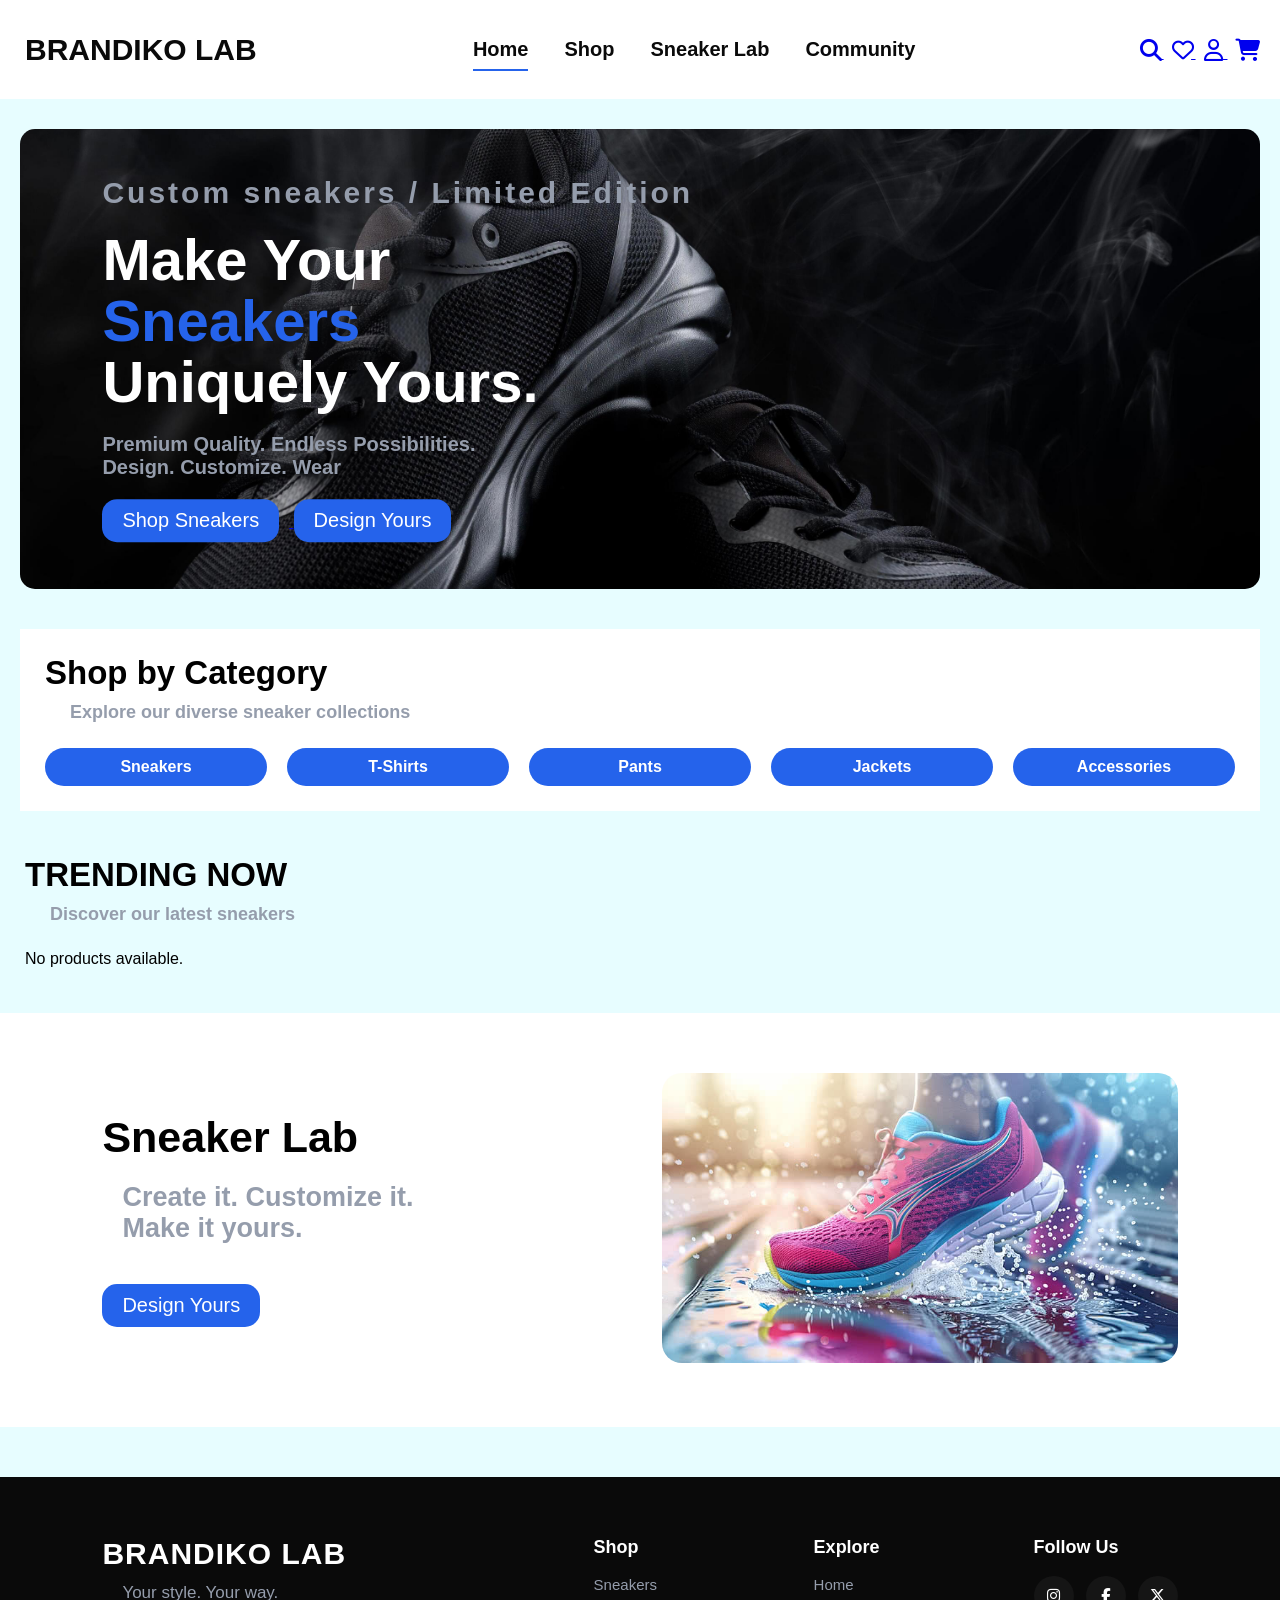
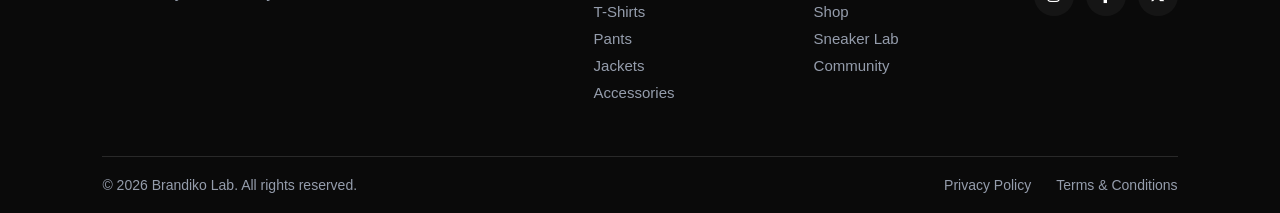
<file: index.html>
<!DOCTYPE html>
<html lang="en">
<head>
    <meta charset="UTF-8">
    <meta name="viewport" content="width=device-width, initial-scale=1.0">
    <title>Brandiko</title>

    <link rel="stylesheet" href="./css/stylesheet.css">
    <link rel="stylesheet" href="./css/all.min.css">
    <link rel="stylesheet" href="./css/responsive.css">
    <link rel="stylesheet"
          href="https://cdnjs.cloudflare.com/ajax/libs/font-awesome/6.7.2/css/all.min.css">
</head>
<body>

        <header class="header">

                    <div class="logo">
                        BRANDIKO LAB
                    </div>

                    <nav class="navbar">

                        <ul>
                            <li><a href="index.html">Home</a></li>
                            <li><a href="shop.html">Shop</a></li>
                            <li><a href="sneaker-lab.html">Sneaker Lab</a></li>
                            <li><a href="community.html">Community</a></li>
                        </ul>

                        <div class="mobile-actions">

                            <a href="shop.html">
                                <i class="fa-solid fa-magnifying-glass"></i>
                                <span>Search</span>
                            </a>

                            <a href="wishlist.html">
                                <i class="fa-regular fa-heart"></i>
                                <span>Wishlist</span>
                            </a>

                            <a href="user.html">
                                <i class="fa-regular fa-user"></i>
                                <span>Account</span>
                            </a>

                            <a href="shop.html">
                                <i class="fa-solid fa-cart-shopping"></i>
                                <span>Cart</span>
                            </a>

                        </div>

                    </nav>

                    <div class="icons">

                        <a href="shop.html">    
                            <i class="fa-solid fa-magnifying-glass"></i>
                        </a>

                        <a href="wishlist.html">
                            <i class="fa-regular fa-heart"></i>
                        </a>
                        
                        <a href="user.html">
                            <i class="fa-regular fa-user"></i>

                        </a>

                        <a href="cart.html">
                            <i class="fa-solid fa-cart-shopping"></i>
                        </a>

                        <i class="fa-solid fa-bars menu-toggle"></i>

                    </div>

        </header>

        <section class="hero">
            
            <div class="hero-content">
                <h3>Custom sneakers / Limited Edition</h3>
                <!-- <h2>Brandiko</h2> -->
                <h1>Make Your <span>Sneakers</span> Uniquely Yours.</h1>
                <h4>Premium Quality. Endless Possibilities. Design. Customize. Wear</h4>
                <a href="shop.html">
                    <button>Shop Sneakers</button>
                </a>
                <a href="sneaker-lab.html">
                    <button>Design Yours</button>
                </a>
            </div>
            <div class="image">
                
                <img src="./images/1.jpg" alt="hero image">
                
            </div>
        </section> 
        
        <section class="shop-by-category">
                <h2>Shop by Category</h2>
                <p>Explore our diverse sneaker collections</p>
          <div class="category-container">
                <a href="shop.html?category=sneakers">Sneakers</a>
                <a href="shop.html?category=t-shirts">T-Shirts</a>
                <a href="shop.html?category=pants">Pants</a>
                <a href="shop.html?category=jackets">Jackets</a>
                <a href="shop.html?category=accessories">Accessories</a>
            </div>
               
        </section>

        <section class="featured-products">
            <h2>TRENDING NOW</h2>
            <p>Discover our latest sneakers</p>

            <div class="product-container">

            </div>
        </section>


        
        <section class="sneaker-lab">
            <div class="sneaker-info">

                <h2>Sneaker Lab</h2>
                <p>Create it. Customize it.
                    Make it yours.</p>
                <a href="sneaker-lab.html">
                    <button>Design Yours</button>
                </a>
            
            </div>
            <div class="sneaker-image">
                
                <img src="./images/sneaker-image.jpg" alt="sneaker lab image">
            
            </div>

                
        </section>

        <footer class="footer">

            <div class="footer-container">

                <div class="footer-brand">
                    <h2>BRANDIKO LAB</h2>
                    <p>Your style. Your way.</p>
                </div>

                <div class="footer-links">
                    <div class="footer-column">
                        <h3>Shop</h3>
                        <a href="shop.html">Sneakers</a>
                        <a href="shop.html">T-Shirts</a>
                        <a href="shop.html">Pants</a>
                        <a href="shop.html">Jackets</a>
                        <a href="shop.html">Accessories</a>
                    </div>

                    <div class="footer-column">
                        <h3>Explore</h3>
                        <a href="index.html">Home</a>
                        <a href="shop.html">Shop</a>
                        <a href="sneaker-lab.html">Sneaker Lab</a>
                        <a href="community.html">Community</a>
                    </div>

                    <div class="footer-column">
                        <h3>Follow Us</h3>

                        <div class="social-icons">
                            <a href="https://instagram.com."><i class="fa-brands fa-instagram"></i></a>
                            <a href="https://facebook.com."><i class="fa-brands fa-facebook-f"></i></a>
                            <a href="https://twitter.com."><i class="fa-brands fa-x-twitter"></i></a>
                        </div>
                    </div>
                </div>

            </div>

            <div class="footer-bottom">
                <p>© 2026 Brandiko Lab. All rights reserved.</p>

                <div>
                    <a href="https://policies.google.com/privacy?hl=en-US&client_theme=dark">Privacy Policy</a>
                    <a href="https://www.termsfeed.com/blog/sample-terms-and-conditions-template/">Terms & Conditions</a>
                </div>
            </div>

        </footer>
        

        
        <script src="js/menu.js"></script>
        <script src="js/active-nav.js"></script>
        <script src="js/products-api.js"></script>
        <script src="js/index.js"></script>

</body>
</html>
</file>
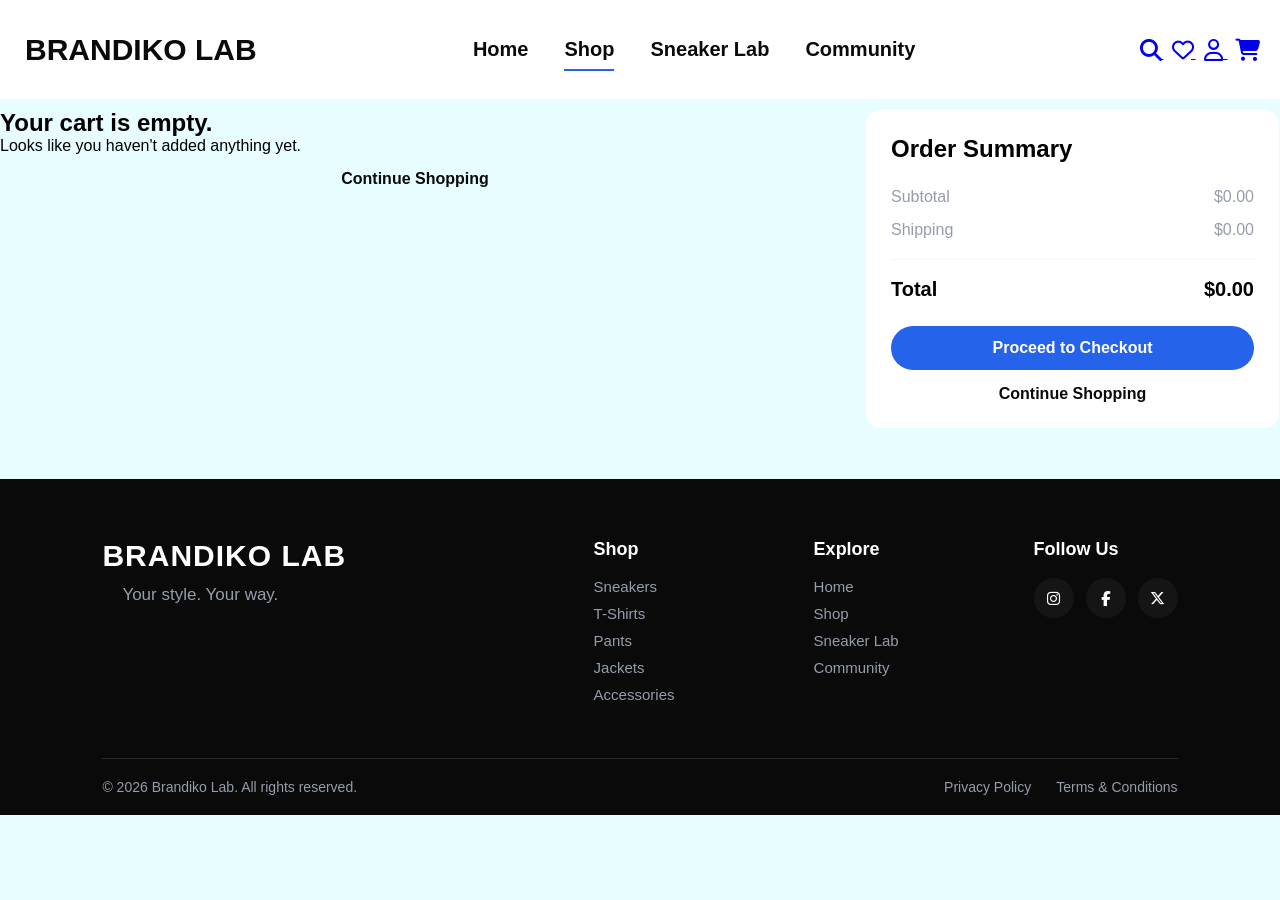
<file: cart.html>
<!DOCTYPE html>
<html lang="en">
<head>
    <meta charset="UTF-8">
    <meta name="viewport" content="width=device-width, initial-scale=1.0">
    <title>Brandiko</title>

    <link rel="stylesheet" href="./css/stylesheet.css">
    <link rel="stylesheet" href="./css/all.min.css">
    <link rel="stylesheet" href="./css/cart.css">
    <link rel="stylesheet" href="./css/responsive.css">
    <link rel="stylesheet"
          href="https://cdnjs.cloudflare.com/ajax/libs/font-awesome/6.7.2/css/all.min.css">
</head>
<body>

         <header class="header">

                    <div class="logo">
                        BRANDIKO LAB
                    </div>

                    <nav class="navbar">

                        <ul>
                            <li><a href="index.html">Home</a></li>
                            <li><a href="shop.html">Shop</a></li>
                            <li><a href="sneaker-lab.html">Sneaker Lab</a></li>
                            <li><a href="community.html">Community</a></li>
                        </ul>

                        <div class="mobile-actions">

                            <a href="shop.html">
                                <i class="fa-solid fa-magnifying-glass"></i>
                                <span>Search</span>
                            </a>

                            <a href="wishlist.html">
                                <i class="fa-regular fa-heart"></i>
                                <span>Wishlist</span>
                            </a>

                            <a href="user.html">
                                <i class="fa-regular fa-user"></i>
                                <span>Account</span>
                            </a>

                            <a href="shop.html">
                                <i class="fa-solid fa-cart-shopping"></i>
                                <span>Cart</span>
                            </a>

                        </div>

                    </nav>

                    <div class="icons">

                        <a href="shop.html">    
                            <i class="fa-solid fa-magnifying-glass"></i>
                        </a>

                        <a href="wishlist.html">
                            <i class="fa-regular fa-heart"></i>
                        </a>
                        
                        <a href="user.html">
                            <i class="fa-regular fa-user"></i>

                        </a>

                        <a href="cart.html">
                            <i class="fa-solid fa-cart-shopping"></i>
                        </a>

                        <i class="fa-solid fa-bars menu-toggle"></i>

                    </div>

        </header>

        
        <div class="cart-container">

            <div class="cart-items">
                <!-- Cart products will be rendered here by JavaScript -->
            </div>

            <div class="cart-summary">

                <h2>Order Summary</h2>

                <div class="summary-row">
                    <span>Subtotal</span>
                    <span>$0.00</span>
                </div>

                <div class="summary-row">
                    <span>Shipping</span>
                    <span>$0.00</span>
                </div>

                <div class="summary-total">
                    <span>Total</span>
                    <span>$0.00</span>
                </div>

                <button class="checkout-btn">
                    Proceed to Checkout
                </button>

                <a href="shop.html" class="continue-shopping">
                    Continue Shopping
                </a>

            </div>

        </div>


          <footer class="footer">

            <div class="footer-container">

                <div class="footer-brand">
                    <h2>BRANDIKO LAB</h2>
                    <p>Your style. Your way.</p>
                </div>

                <div class="footer-links">
                    <div class="footer-column">
                        <h3>Shop</h3>
                        <a href="shop.html">Sneakers</a>
                        <a href="shop.html">T-Shirts</a>
                        <a href="shop.html">Pants</a>
                        <a href="shop.html">Jackets</a>
                        <a href="shop.html">Accessories</a>
                    </div>

                    <div class="footer-column">
                        <h3>Explore</h3>
                        <a href="index.html">Home</a>
                        <a href="shop.html">Shop</a>
                        <a href="sneaker-lab.html">Sneaker Lab</a>
                        <a href="community.html">Community</a>
                    </div>

                    <div class="footer-column">
                        <h3>Follow Us</h3>

                        <div class="social-icons">
                            <a href="https://instagram.com."><i class="fa-brands fa-instagram"></i></a>
                            <a href="https://facebook.com."><i class="fa-brands fa-facebook-f"></i></a>
                            <a href="https://twitter.com."><i class="fa-brands fa-x-twitter"></i></a>
                        </div>
                    </div>
                </div>

            </div>

            <div class="footer-bottom">
                <p>© 2026 Brandiko Lab. All rights reserved.</p>

                <div>
                    <a href="https://policies.google.com/privacy?hl=en-US&client_theme=dark">Privacy Policy</a>
                    <a href="https://www.termsfeed.com/blog/sample-terms-and-conditions-template/">Terms & Conditions</a>
                </div>
            </div>

        </footer>

        <script src="js/menu.js"></script>
        <script src="js/active-nav.js"></script>
        <script src="js/products-api.js"></script>
        <script src="js/cart.js"></script>
        
</body>
</html>
</file>
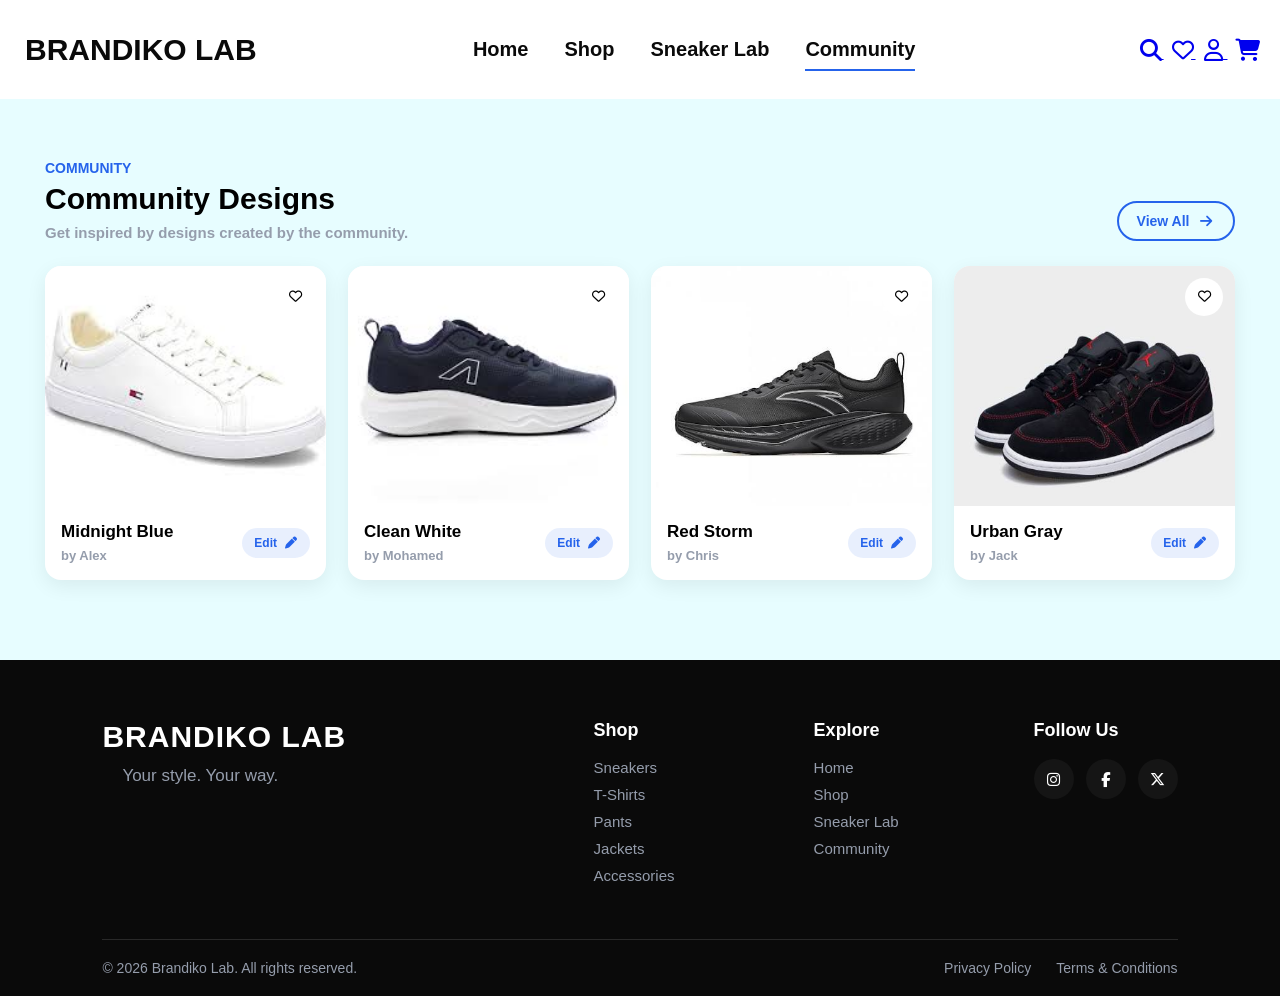
<file: community.html>
<!DOCTYPE html>
<html lang="en">
<head>
    <meta charset="UTF-8">
    <meta name="viewport" content="width=device-width, initial-scale=1.0">
    <title>Brandiko</title>

    <link rel="stylesheet" href="./css/stylesheet.css">
    <link rel="stylesheet" href="./css/all.min.css">
    <link rel="stylesheet" href="./css/community.css">
    <link rel="stylesheet" href="./css/responsive.css">
    <link rel="stylesheet"
          href="https://cdnjs.cloudflare.com/ajax/libs/font-awesome/6.7.2/css/all.min.css">
</head>
<body>

       <header class="header">

                    <div class="logo">
                        BRANDIKO LAB
                    </div>

                    <nav class="navbar">

                        <ul>
                            <li><a href="index.html">Home</a></li>
                            <li><a href="shop.html">Shop</a></li>
                            <li><a href="sneaker-lab.html">Sneaker Lab</a></li>
                            <li><a href="community.html">Community</a></li>
                        </ul>

                        <div class="mobile-actions">

                            <a href="shop.html">
                                <i class="fa-solid fa-magnifying-glass"></i>
                                <span>Search</span>
                            </a>

                            <a href="wishlist.html">
                                <i class="fa-regular fa-heart"></i>
                                <span>Wishlist</span>
                            </a>

                            <a href="user.html">
                                <i class="fa-regular fa-user"></i>
                                <span>Account</span>
                            </a>

                            <a href="shop.html">
                                <i class="fa-solid fa-cart-shopping"></i>
                                <span>Cart</span>
                            </a>

                        </div>

                    </nav>

                    <div class="icons">

                        <a href="shop.html">    
                            <i class="fa-solid fa-magnifying-glass"></i>
                        </a>

                        <a href="wishlist.html">
                            <i class="fa-regular fa-heart"></i>
                        </a>
                        
                        <a href="user.html">
                            <i class="fa-regular fa-user"></i>

                        </a>

                        <a href="cart.html">
                            <i class="fa-solid fa-cart-shopping"></i>
                        </a>

                        <i class="fa-solid fa-bars menu-toggle"></i>

                    </div>

        </header>
 
        <!-- start community designs -->
        <section class="community-designs">

            <div class="community-header">

                <div>
                    <span>Community</span>
                    <h2>Community Designs</h2>
                    <p>Get inspired by designs created by the community.</p>
                </div>

                <button class="view-community">
                    View All
                    <i class="fa-solid fa-arrow-right"></i>
                </button>

            </div>

            <div class="community-grid"></div>

        </section>
        <!-- end community designs -->

          <footer class="footer">

            <div class="footer-container">

                <div class="footer-brand">
                    <h2>BRANDIKO LAB</h2>
                    <p>Your style. Your way.</p>
                </div>

                <div class="footer-links">
                    <div class="footer-column">
                        <h3>Shop</h3>
                        <a href="shop.html">Sneakers</a>
                        <a href="shop.html">T-Shirts</a>
                        <a href="shop.html">Pants</a>
                        <a href="shop.html">Jackets</a>
                        <a href="shop.html">Accessories</a>
                    </div>

                    <div class="footer-column">
                        <h3>Explore</h3>
                        <a href="index.html">Home</a>
                        <a href="shop.html">Shop</a>
                        <a href="sneaker-lab.html">Sneaker Lab</a>
                        <a href="community.html">Community</a>
                    </div>

                    <div class="footer-column">
                        <h3>Follow Us</h3>

                        <div class="social-icons">
                            <a href="https://instagram.com."><i class="fa-brands fa-instagram"></i></a>
                            <a href="https://facebook.com."><i class="fa-brands fa-facebook-f"></i></a>
                            <a href="https://twitter.com."><i class="fa-brands fa-x-twitter"></i></a>
                        </div>
                    </div>
                </div>

            </div>

            <div class="footer-bottom">
                <p>© 2026 Brandiko Lab. All rights reserved.</p>

                <div>
                    <a href="https://policies.google.com/privacy?hl=en-US&client_theme=dark">Privacy Policy</a>
                    <a href="https://www.termsfeed.com/blog/sample-terms-and-conditions-template/">Terms & Conditions</a>
                </div>
            </div>

        </footer>


        <script src="js/community.js"></script>
        <script src="js/active-nav.js"></script>
        <script src="js/products-api.js"></script>
        <script src="js/menu.js"></script>
</body>
</html>
</file>
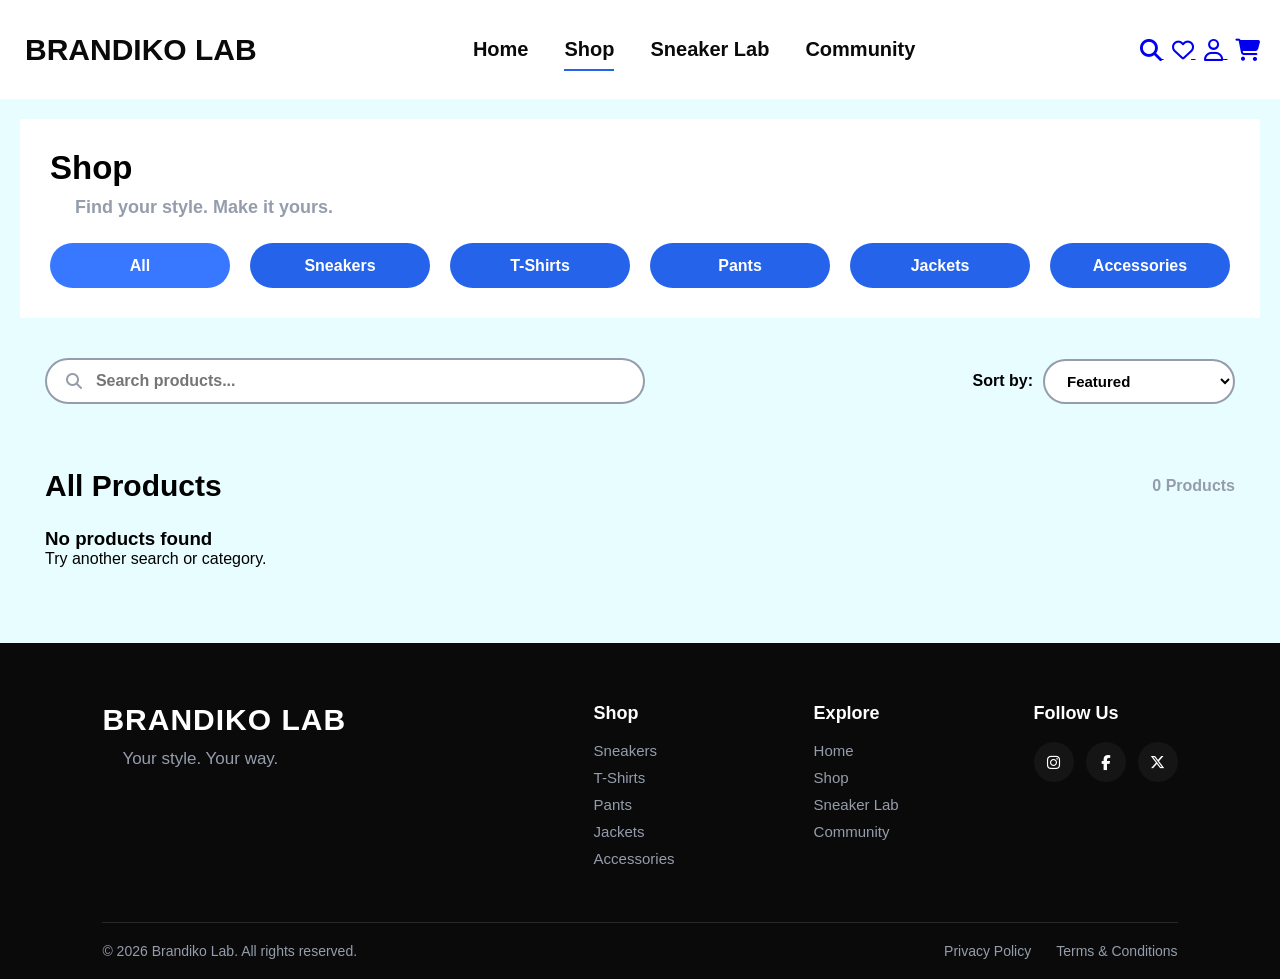
<file: shop.html>
<!DOCTYPE html>
<html lang="en">
<head>
    <meta charset="UTF-8">
    <meta name="viewport" content="width=device-width, initial-scale=1.0">
    <title>Shop</title>
    <link rel="stylesheet" href="./css/stylesheet.css">
    <link rel="stylesheet" href="./css/all.min.css">
    <link rel="stylesheet" href="./css/shop.css">
    <link rel="stylesheet" href="./css/responsive.css">
    <link rel="stylesheet"
          href="https://cdnjs.cloudflare.com/ajax/libs/font-awesome/6.7.2/css/all.min.css">
</head>
<body>

    <header class="header">

                    <div class="logo">
                        BRANDIKO LAB
                    </div>

                    <nav class="navbar">

                        <ul>
                            <li><a href="index.html">Home</a></li>
                            <li><a href="shop.html">Shop</a></li>
                            <li><a href="sneaker-lab.html">Sneaker Lab</a></li>
                            <li><a href="community.html">Community</a></li>
                        </ul>

                        <div class="mobile-actions">

                            <a href="shop.html">
                                <i class="fa-solid fa-magnifying-glass"></i>
                                <span>Search</span>
                            </a>

                            <a href="wishlist.html">
                                <i class="fa-regular fa-heart"></i>
                                <span>Wishlist</span>
                            </a>

                            <a href="user.html">
                                <i class="fa-regular fa-user"></i>
                                <span>Account</span>
                            </a>

                            <a href="shop.html">
                                <i class="fa-solid fa-cart-shopping"></i>
                                <span>Cart</span>
                            </a>

                        </div>

                    </nav>

                    <div class="icons">

                        <a href="shop.html">    
                            <i class="fa-solid fa-magnifying-glass"></i>
                        </a>

                        <a href="wishlist.html">
                            <i class="fa-regular fa-heart"></i>
                        </a>
                        
                        <a href="user.html">
                            <i class="fa-regular fa-user"></i>

                        </a>

                        <a href="cart.html">
                            <i class="fa-solid fa-cart-shopping"></i>
                        </a>

                        <i class="fa-solid fa-bars menu-toggle"></i>

                    </div>

        </header>

        <section class="shop-categories">
                <h1>Shop</h1>
                <p>Find your style. Make it yours.</p>
            <div class="shop-button">
                <button class="active">All</button>
                <button>Sneakers</button>
                <button>T-Shirts</button>
                <button>Pants</button>
                <button>Jackets</button>
                <button>Accessories</button>
            </div>
        </section>
    
                    <!-- start shop tools -->
        <section class="shop-tools">

            <div class="search-box">
                <i class="fa-solid fa-magnifying-glass"></i>
                <input type="text" id="search-input" placeholder="Search products...">
            </div>

            <div class="sort-box">
                <label for="sort">Sort by:</label>

                <select id="sort">
                    <option value="featured">Featured</option>
                    <option value="newest">Newest</option>
                    <option value="best-selling">Best Selling</option>
                    <option value="price-low">Price: Low to High</option>
                    <option value="price-high">Price: High to Low</option>
                </select>
            </div>

        </section>
                    <!-- end shop tools -->
            
                    <!-- start products -->
        <section class="products-section">

            <div class="products-header">
                <h2>All Products</h2>
                <span>12 Products</span>
            </div>

            <div class="products-grid">


            </div>

        </section>
                <!-- end products -->

          <footer class="footer">

            <div class="footer-container">

                <div class="footer-brand">
                    <h2>BRANDIKO LAB</h2>
                    <p>Your style. Your way.</p>
                </div>

                <div class="footer-links">
                    <div class="footer-column">
                        <h3>Shop</h3>
                        <a href="shop.html">Sneakers</a>
                        <a href="shop.html">T-Shirts</a>
                        <a href="shop.html">Pants</a>
                        <a href="shop.html">Jackets</a>
                        <a href="shop.html">Accessories</a>
                    </div>

                    <div class="footer-column">
                        <h3>Explore</h3>
                        <a href="index.html">Home</a>
                        <a href="shop.html">Shop</a>
                        <a href="sneaker-lab.html">Sneaker Lab</a>
                        <a href="community.html">Community</a>
                    </div>

                    <div class="footer-column">
                        <h3>Follow Us</h3>

                        <div class="social-icons">
                            <a href="https://instagram.com."><i class="fa-brands fa-instagram"></i></a>
                            <a href="https://facebook.com."><i class="fa-brands fa-facebook-f"></i></a>
                            <a href="https://twitter.com."><i class="fa-brands fa-x-twitter"></i></a>
                        </div>
                    </div>
                </div>

            </div>

            <div class="footer-bottom">
                <p>© 2026 Brandiko Lab. All rights reserved.</p>

                <div>
                    <a href="https://policies.google.com/privacy?hl=en-US&client_theme=dark">Privacy Policy</a>
                    <a href="https://www.termsfeed.com/blog/sample-terms-and-conditions-template/">Terms & Conditions</a>
                </div>
            </div>

        </footer>

       
        <script src="js/cart.js"></script>
        <script src="js/menu.js"></script>
        <script src="js/active-nav.js"></script>
        <script src="js/products-api.js"></script>
        <script src="js/shop.js"></script>

            
</body>
</html>
</file>
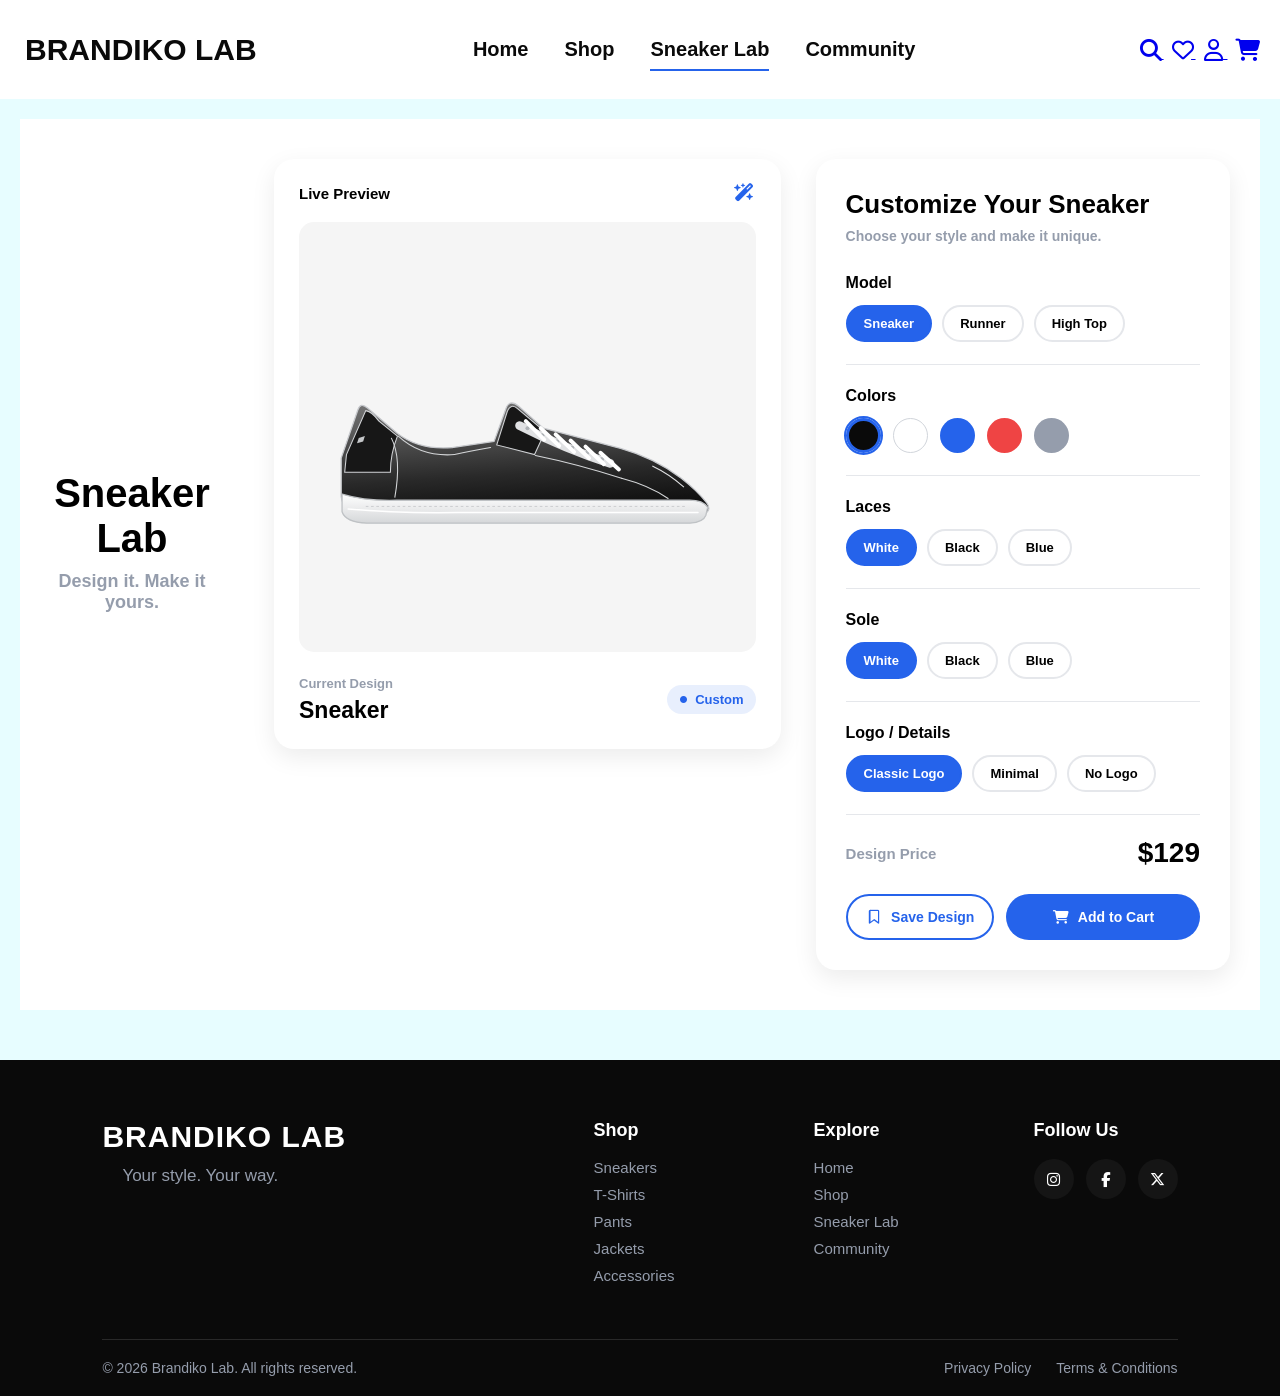
<file: sneaker-lab.html>
<!DOCTYPE html>
<html lang="en">
<head>
    <meta charset="UTF-8">
    <meta name="viewport" content="width=device-width, initial-scale=1.0">
    <title>Brandiko</title>

    <link rel="stylesheet" href="./css/stylesheet.css">
    <link rel="stylesheet" href="./css/all.min.css">
    <link rel="stylesheet" href="./css/sneaker-lab.css">
    <link rel="stylesheet" href="./css/responsive.css">
    <link rel="stylesheet"
          href="https://cdnjs.cloudflare.com/ajax/libs/font-awesome/6.7.2/css/all.min.css">
</head>
<body>

    <header class="header">

        <div class="logo">
            BRANDIKO LAB
        </div>

        <nav class="navbar">

            <ul>
                <li><a href="index.html">Home</a></li>
                <li><a href="shop.html">Shop</a></li>
                <li><a href="sneaker-lab.html">Sneaker Lab</a></li>
                <li><a href="community.html">Community</a></li>
            </ul>

            <div class="mobile-actions">

                <a href="shop.html">
                    <i class="fa-solid fa-magnifying-glass"></i>
                    <span>Search</span>
                </a>

                <a href="wishlist.html">
                    <i class="fa-regular fa-heart"></i>
                    <span>Wishlist</span>
                </a>

                <a href="user.html">
                    <i class="fa-regular fa-user"></i>
                    <span>Account</span>
                </a>

                <a href="shop.html">
                    <i class="fa-solid fa-cart-shopping"></i>
                    <span>Cart</span>
                </a>

            </div>

        </nav>

        <div class="icons">

            <a href="shop.html">
                <i class="fa-solid fa-magnifying-glass"></i>
            </a>

            <a href="wishlist.html">
                <i class="fa-regular fa-heart"></i>
            </a>

            <a href="user.html">
                <i class="fa-regular fa-user"></i>
            </a>

            <a href="cart.html">
                <i class="fa-solid fa-cart-shopping"></i>
            </a>

            <i class="fa-solid fa-bars menu-toggle"></i>

        </div>

    </header>

    <!-- start sneaker lab -->
    <section class="sneaker-lab">

        <!-- page header -->
        <div class="sneaker-lab-header">
            <h1>Sneaker Lab</h1>
            <p>Design it. Make it yours.</p>
        </div>

        <!-- lab content -->
        <div class="lab-container">

            <!-- sneaker preview -->
            <div class="sneaker-preview">

                <div class="preview-header">
                    <span>Live Preview</span>
                    <i class="fa-solid fa-wand-magic-sparkles"></i>
                </div>

                <div class="sneaker-image">
                    <object
                        id="sneaker-preview-image"
                        data="/svg/sneaker.svg"
                        type="image/svg+xml"
                        aria-label="Custom sneaker preview">
                    </object>
                </div>

                <div class="preview-info">

                    <div>
                        <span>Current Design</span>
                        <h2 id="design-name">Classic Street</h2>
                    </div>

                    <span class="design-status">
                        <i class="fa-solid fa-circle"></i>
                        Custom
                    </span>

                </div>

            </div>

            <!-- customization panel -->
            <div class="customization-panel">

                <div class="customization-header">
                    <h2>Customize Your Sneaker</h2>
                    <p>Choose your style and make it unique.</p>
                </div>

                <!-- model -->
                <div class="custom-option">

                    <h3>Model</h3>

                    <div class="option-buttons" data-group="model">
                        <button type="button" class="option-btn active" data-value="sneaker">Sneaker</button>

                        <button type="button" class="option-btn" data-value="Runner">Runner</button>

                        <button type="button" class="option-btn" data-value="High Top">High Top</button>
                    </div>

                </div>

                <!-- colors -->
                <div class="custom-option">

                    <h3>Colors</h3>

                    <div class="color-options" data-group="color">

                        <button type="button" class="color-swatch black active"
                                data-value="Black" aria-label="Black" title="Black"
                                aria-pressed="true"></button>

                        <button type="button" class="color-swatch white"
                                data-value="White" aria-label="White" title="White"
                                aria-pressed="false"></button>

                        <button type="button" class="color-swatch blue"
                                data-value="Blue" aria-label="Blue" title="Blue"
                                aria-pressed="false"></button>

                        <button type="button" class="color-swatch red"
                                data-value="Red" aria-label="Red" title="Red"
                                aria-pressed="false"></button>

                        <button type="button" class="color-swatch gray"
                                data-value="Gray" aria-label="Gray" title="Gray"
                                aria-pressed="false"></button>

                    </div>

                </div>

                <!-- laces -->
                <div class="custom-option">

                    <h3>Laces</h3>

                    <div class="option-buttons" data-group="laces">
                        <button type="button" class="option-btn active" data-value="White">White</button>
                        <button type="button" class="option-btn" data-value="Black">Black</button>
                        <button type="button" class="option-btn" data-value="Blue">Blue</button>
                    </div>

                </div>

                <!-- sole -->
                <div class="custom-option">

                    <h3>Sole</h3>

                    <div class="option-buttons" data-group="sole">
                        <button type="button" class="option-btn active" data-value="White">White</button>
                        <button type="button" class="option-btn" data-value="Black">Black</button>
                        <button type="button" class="option-btn" data-value="Blue">Blue</button>
                    </div>

                </div>

                <!-- logo/details -->
                <div class="custom-option">

                    <h3>Logo / Details</h3>

                    <div class="option-buttons" data-group="logo">
                        <button type="button" class="option-btn active" data-value="Classic Logo">Classic Logo</button>
                        <button type="button" class="option-btn" data-value="Minimal">Minimal</button>
                        <button type="button" class="option-btn" data-value="No Logo">No Logo</button>
                    </div>

                </div>

                <!-- price -->
                <div class="design-price">
                    <span>Design Price</span>
                    <strong>$129</strong>
                </div>

                <!-- actions -->
                <div class="design-actions">

                    <button type="button" class="save-design">
                        <i class="fa-regular fa-bookmark"></i>
                        Save Design
                    </button>

                    <button type="button" class="add-design-cart">
                        <i class="fa-solid fa-cart-shopping"></i>
                        Add to Cart
                    </button>

                </div>

            </div>

        </div>

    </section>
    <!-- end sneaker lab -->

    <footer class="footer">

        <div class="footer-container">

            <div class="footer-brand">
                <h2>BRANDIKO LAB</h2>
                <p>Your style. Your way.</p>
            </div>

            <div class="footer-links">

                <div class="footer-column">
                    <h3>Shop</h3>
                    <a href="shop.html">Sneakers</a>
                    <a href="shop.html">T-Shirts</a>
                    <a href="shop.html">Pants</a>
                    <a href="shop.html">Jackets</a>
                    <a href="shop.html">Accessories</a>
                </div>

                <div class="footer-column">
                    <h3>Explore</h3>
                    <a href="index.html">Home</a>
                    <a href="shop.html">Shop</a>
                    <a href="sneaker-lab.html">Sneaker Lab</a>
                    <a href="community.html">Community</a>
                </div>

                <div class="footer-column">
                    <h3>Follow Us</h3>

                    <div class="social-icons">
                        <a href="https://instagram.com."><i class="fa-brands fa-instagram"></i></a>
                        <a href="https://facebook.com."><i class="fa-brands fa-facebook-f"></i></a>
                        <a href="https://twitter.com."><i class="fa-brands fa-x-twitter"></i></a>
                    </div>

                </div>

            </div>

        </div>

        <div class="footer-bottom">

            <p>© 2026 Brandiko Lab. All rights reserved.</p>

            <div>
                <a href="https://policies.google.com/privacy?hl=en-US&client_theme=dark">Privacy Policy</a>
                <a href="https://www.termsfeed.com/blog/sample-terms-and-conditions-template/">Terms & Conditions</a>
            </div>

        </div>

    </footer>

    <script src="js/menu.js"></script>
    <script src="js/active-nav.js"></script>
    <script src="js/products-api.js"></script>
    <script src="js/sneaker-lab.js"></script>

</body>
</html>
</file>
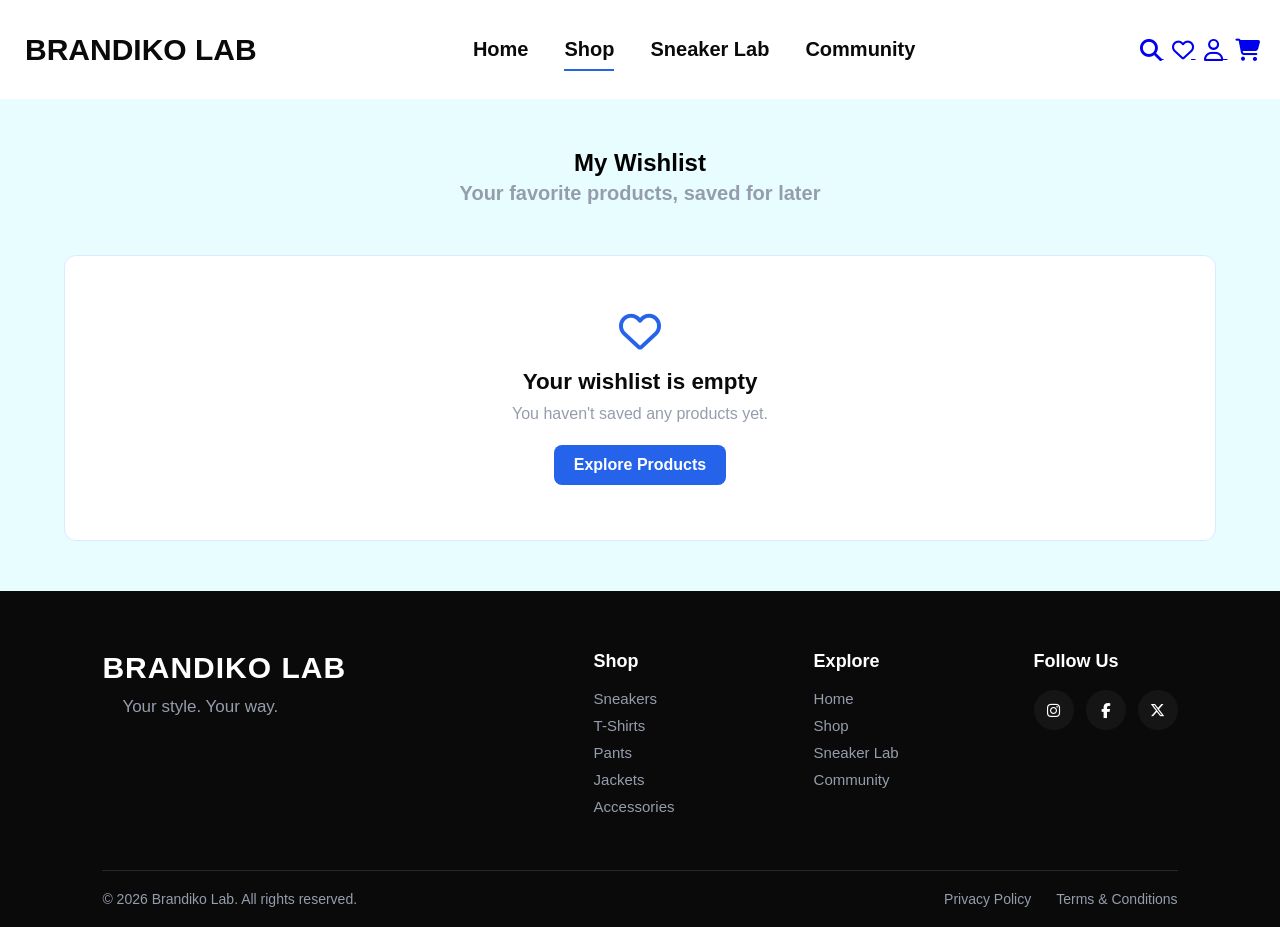
<file: wishlist.html>
<!DOCTYPE html>
<html lang="en">
<head>
    <meta charset="UTF-8">
    <meta name="viewport" content="width=device-width, initial-scale=1.0">
    <title>My Wishlist</title>

    <link rel="stylesheet" href="./css/stylesheet.css">
    <link rel="stylesheet" href="./css/all.min.css">
    <link rel="stylesheet" href="./css/responsive.css">
    <link rel="stylesheet" href="./css/wishlist.css">
    <link rel="stylesheet"href="https://cdnjs.cloudflare.com/ajax/libs/font-awesome/6.7.2/css/all.min.css">
</head>
<body>

        <header class="header">

                    <div class="logo">
                        BRANDIKO LAB
                    </div>

                    <nav class="navbar">

                        <ul>
                            <li><a href="index.html">Home</a></li>
                            <li><a href="shop.html">Shop</a></li>
                            <li><a href="sneaker-lab.html">Sneaker Lab</a></li>
                            <li><a href="community.html">Community</a></li>
                        </ul>

                        <div class="mobile-actions">

                            <a href="shop.html">
                                <i class="fa-solid fa-magnifying-glass"></i>
                                <span>Search</span>
                            </a>

                            <a href="wishlist.html">
                                <i class="fa-regular fa-heart"></i>
                                <span>Wishlist</span>
                            </a>

                            <a href="user.html">
                                <i class="fa-regular fa-user"></i>
                                <span>Account</span>
                            </a>

                            <a href="shop.html">
                                <i class="fa-solid fa-cart-shopping"></i>
                                <span>Cart</span>
                            </a>

                        </div>

                    </nav>

                    <div class="icons">

                        <a href="shop.html">    
                            <i class="fa-solid fa-magnifying-glass"></i>
                        </a>

                        <a href="wishlist.html">
                            <i class="fa-regular fa-heart"></i>
                        </a>
                        
                        <a href="user.html">
                            <i class="fa-regular fa-user"></i>

                        </a>

                        <a href="cart.html">
                            <i class="fa-solid fa-cart-shopping"></i>
                        </a>

                        <i class="fa-solid fa-bars menu-toggle"></i>

                    </div>

        </header>

        
        <section class="wishlist-container">

            <div class="wishlist-header">
                
                <h2>My Wishlist</h2>
                <p>Your favorite products, saved for later</p>
            </div>

            <div class="wishlist-products">

              

            </div>

        </section>

          <footer class="footer">

            <div class="footer-container">

                <div class="footer-brand">
                    <h2>BRANDIKO LAB</h2>
                    <p>Your style. Your way.</p>
                </div>

                <div class="footer-links">
                    <div class="footer-column">
                        <h3>Shop</h3>
                        <a href="shop.html">Sneakers</a>
                        <a href="shop.html">T-Shirts</a>
                        <a href="shop.html">Pants</a>
                        <a href="shop.html">Jackets</a>
                        <a href="shop.html">Accessories</a>
                    </div>

                    <div class="footer-column">
                        <h3>Explore</h3>
                        <a href="index.html">Home</a>
                        <a href="shop.html">Shop</a>
                        <a href="sneaker-lab.html">Sneaker Lab</a>
                        <a href="community.html">Community</a>
                    </div>

                    <div class="footer-column">
                        <h3>Follow Us</h3>

                        <div class="social-icons">
                            <a href="https://instagram.com."><i class="fa-brands fa-instagram"></i></a>
                            <a href="https://facebook.com."><i class="fa-brands fa-facebook-f"></i></a>
                            <a href="https://twitter.com."><i class="fa-brands fa-x-twitter"></i></a>
                        </div>
                    </div>
                </div>

            </div>

            <div class="footer-bottom">
                <p>© 2026 Brandiko Lab. All rights reserved.</p>

                <div>
                    <a href="https://policies.google.com/privacy?hl=en-US&client_theme=dark">Privacy Policy</a>
                    <a href="https://www.termsfeed.com/blog/sample-terms-and-conditions-template/">Terms & Conditions</a>
                </div>
            </div>

        </footer>

   <script src="js/menu.js"></script>
    <script src="js/active-nav.js"></script>
    <script src="js/products-api.js"></script>
    <script src="js/wishlist.js"></script>
</body>
</html>
</file>
<file: css/stylesheet.css>
:root {
    --main-background-color: #e7fdff;
    --Cards-Surface: #FFFFFF;
    --primary-color: #0A0A0A;
    --accent-color: #2563EB;
    --secondary-accent-color: #3877ff;
    --secondary-color: #959dac;
    --color: #FFF;
    --header-color: rgb(224, 255, 255);
}
* {
    padding: 0;
    margin: 0;
    box-sizing: border-box;
}  
body {
    font-family: cairo, Arial, sans-serif;
    background-color: var(--main-background-color);
}
main {
    padding: 20px;
}

                    /* start header */
.header {
    display: flex;
    justify-content: space-between;
    align-items: center; 
    margin-bottom: 10px;
    text-align: center;
    background-color: var(--color);
    padding: 25px;
}
.header .logo {
    font-size: 30px;
    font-weight: 750;
    color: var(--primary-color);
}
.header .navbar ul {
    display: flex;
    list-style: none;
    padding: 8px;
}
.header .navbar ul li {
    margin: 0 13px;
    padding: 5px;
}

.header .navbar ul li a {
    position: relative;
    display: inline-block;
    text-decoration: none;
    color: var(--primary-color);
    font-size: 20px;
    font-weight: bold;
    transition: color 0.3s ease;
}

.header .navbar ul li a::after {
    content: "";
    position: absolute;
    left: 0;
    bottom: -10px;
    width: 100%;
    height: 2px;
    background-color: var(--accent-color);
    transform: scaleX(0);
    transform-origin: left center;
    transition: transform 0.5s  ease;
}

.header .navbar ul li a.active::after {
    transform: scaleX(1);
}

.header .navbar ul li a:hover {
    color: var(--accent-color);
}
.header .icons i {
    font-size: 22px;
    padding: 8px;
}
.header .icons i:hover {
    color: var(--accent-color); 
    cursor: pointer;
}
.header .icons .menu-toggle {
    display: none;
    cursor: pointer;
}
                    /* end header */   
               
                    /* start hero */
.hero {
    position: relative;
    height: 500px;
    padding: 20px;
    margin-bottom: 20px;
}

.hero .image {
    width: 100%;
    height: 100%;
}

.hero .image img {
    width: 100%;
    height: 100%;
    object-fit: cover;
    border-radius: 15px;
}

.hero .hero-content {
    position: absolute;
    top: 50%;
    left: 8%;
    transform: translateY(-50%);
    z-index: 2;
}
.hero .hero-content h3 {
    font-size: 30px;
    color: var(--secondary-color);
    margin-bottom: 20px;
    letter-spacing: 3px;
}
.hero .hero-content h1 {
    font-size: 58px;
    font-weight: bold;
    color: var(--color);
    margin-bottom: 20px;
    width: 500px;
    line-height: 1.05;
}
.hero .hero-content h1 span {
    color: var(--accent-color);
}
.hero .hero-content h4 {
    font-size: 20px;
    color: var(--secondary-color);
    margin-bottom: 20px;
    width: 400px;
}
.hero .hero-content button {
    padding: 10px 20px;
    font-size: 20px;
    border: none;
    background-color: var(--accent-color);
    color: var(--color);
    cursor: pointer;
    margin-right: 10px;
    border-radius: 15px;
}
.hero .hero-content button:hover {
    background-color: var(--secondary-accent-color);
    color: var(--color);
}
                    /* end hero */

                    /* start shop by category */
.shop-by-category {
    padding: 25px;
    margin: 20px;
    background-color: var(--color);
                        
}
.shop-by-category h2 {
    font-size: 33px;
    font-weight: 900;
    margin-bottom: 10px;
}
.shop-by-category p {
    padding-left: 25px;
    font-size: 18px;
    font-weight: 600;
    color: var(--secondary-color);
    margin-bottom: 25px;
}
.shop-by-category .category-container {
    display: grid;
    grid-template-columns: repeat(5, 1fr);
    gap: 20px;
}
.shop-by-category .category-container a {
    padding: 10px 20px;
    font-size: 16px;
    font-weight: 700;
    border: none;
    background-color: var(--accent-color);
    color: var(--color);
    cursor: pointer;
    border-radius: 25px;
    transition: all 0.3s ease;
    text-decoration: none;
    text-align: center;
}
.shop-by-category .category-container a:hover {

    background-color: var(--secondary-accent-color);

    transform: translateY(-5px);

    color: var(--color);
}

                    /* end shop by category */

                    /* start featured products */
.featured-products  {
   padding: 25px;
   margin-bottom: 20px;
}
.featured-products h2 {
    font-size: 33px;
    font-weight: 900;
    margin-bottom: 10px;
}
.featured-products p {
    padding-left: 25px;
    font-size: 18px;
    font-weight: 600;
    color: var(--secondary-color);
    margin-bottom: 25px;
}
.featured-products .product-container {
    display: grid;
    grid-template-columns: repeat(4, 1fr);
    gap: 20px;
}
.featured-products .product-container .product-card {
    background-color: var(--Cards-Surface);
    color: var(--primary-color);
    font-size: 18px;
    font-weight: 600;
    display: flex;
    flex-direction: column;
    text-align: center;
    border: 1px solid var(--header-color);
    border-radius: 15px;
    overflow: hidden;
    transition: all 0.3s ease;
}
.featured-products .product-container .product-card:hover {
    box-shadow: 0 20px 20px rgba(0, 0, 0, 0.5);
    transform: translateY(-5px);
    border: 1px solid var(--accent-color);
}

.featured-products .product-container .product-card img {
    width: 100%;
    height: 260px;
    object-fit: cover;
}
.featured-products .product-container .product-card .price {
    display: block;
    padding: 10px 0;
    font-size: 20px;
    font-weight: 800;
}
.featured-products .product-container .product-card h3 {
    margin: 15px 10px 8px;
}

.featured-products .product-container .product-card p {
    padding: 0 15px;
    margin-bottom: 10px;
}
.featured-products .product-container .product-card .price {
    padding: 10px 0;
    font-size: 20px;
    font-weight: 800;
}
.featured-products .product-container .product-card .add-to-cart {
    display: flex;
    justify-content: center;
    align-items: center;
    gap: 10px;
    width: calc(100% - 30px);
    min-height: 30px;
    margin: 10px 15px 15px;
    padding: 10px 10px;
    font-size: 16px;
    font-weight: 700;
    border: none;
    background-color: var(--accent-color);
    color: var(--color);
    cursor: pointer;
    border-radius: 25px;
}
.featured-products .product-container .product-card .add-to-cart:hover {
    background-color: var(--secondary-accent-color);
    color: var(--color);
}


/* Product card positioning */
.featured-products .product-card {
    position: relative;
}

/* Wishlist button */
.featured-products .wishlist-btn {
    position: absolute;
    top: 12px;
    right: 12px;
    width: 38px;
    height: 38px;
    display: flex;
    align-items: center;
    justify-content: center;
    border: none;
    border-radius: 50%;
    background-color: #fff;
    color: #0a0a0a;
    font-size: 17px;
    cursor: pointer;
    box-shadow: 0 2px 8px rgba(0, 0, 0, 0.12);
    transition: background-color 0.3s ease,
                color 0.3s ease,
                transform 0.3s ease;
    z-index: 2;
}

.featured-products .wishlist-btn:hover {
    transform: scale(1.08);
}

.featured-products .wishlist-btn.active {
    background-color: #2563eb;
    color: #fff;
}

/* Add to Cart button */
.featured-products .product-card .add-to-cart {
    display: flex;
    align-items: center;
    justify-content: center;
    gap: 8px;
    width: 100%;
    cursor: pointer;
    transition: background-color 0.3s ease,
                color 0.3s ease,
                transform 0.2s ease;
}

/* Button after adding product */
.featured-products .product-card .add-to-cart.added {
    background-color: #2563eb;
    color: #fff;
}

.featured-products .product-card .add-to-cart:active {
    transform: scale(0.98);
}

/* Wishlist heart hover */
.featured-products .wishlist-btn {
    transition: background-color 0.3s ease,
                color 0.3s ease,
                transform 0.3s ease;
}

.featured-products .wishlist-btn:hover {
    transform: scale(1.1);
    color: #2563eb;
}

.featured-products .wishlist-btn.active {
    background-color: #2563eb;
    color: #fff;
}

.featured-products .wishlist-btn.active:hover {
    background-color: #1d4ed8;
    color: #fff;
    transform: scale(1.1);
}

/* Added to cart: green success state */
.featured-products .product-card .add-to-cart.added {
    background-color: #16a34a;
    color: #fff;
    border-color: #16a34a;
}

.featured-products .product-card .add-to-cart.added:hover {
    background-color: #15803d;
    border-color: #15803d;
}



                    /* end featured products */
                    /* start sneaker lab */
.sneaker-lab {
    display: flex;
    justify-content: space-between;
    align-items: center;
    gap: 60px;
    padding: 60px 8%; 
    background-color: var(--color);
}
.sneaker-lab .sneaker-info {
    flex: 1;
}
.sneaker-lab .sneaker-info h2 {
    font-size: 43px;
    font-weight: 900;
    margin-bottom: 20px;
}
.sneaker-lab .sneaker-info p {
    padding-left: 20px;
    font-size: 27px;
    font-weight: 600;
    width: 350px;
    color: var(--secondary-color);
    margin-top: 20px;
    margin-bottom: 20px;
}
.sneaker-lab .sneaker-image {
    text-align: center;
}
.sneaker-lab .sneaker-info button {
    padding: 10px 20px;
    font-size: 20px;
    border: none;
    background-color: var(--accent-color);
    color: var(--color);
    cursor: pointer;
    margin-top: 20px;
    border-radius: 15px;
}
.sneaker-lab .sneaker-info button:hover {
    background-color: var(--secondary-accent-color);
    color: var(--color);
}
.sneaker-lab .sneaker-image  {
    flex: 0 0 48%;
}
.sneaker-lab .sneaker-image img {
    width: 100%;
    height: 100%;
    object-fit: cover;
    border-radius: 20px;
    transition: transform 0.3s ease;
}
.sneaker-lab .sneaker-image img:hover {
    transform: translateY(-5px);

}
                    /* end sneaker lab */
                    
                    /* footer */

.footer {
    background-color: var(--primary-color);
    color: var(--color);
    padding: 60px 8% 20px;
    margin-top: 50px;
}
.footer-container {
    display: flex;
    justify-content: space-between;
    gap: 80px;
    padding-bottom: 45px;
}
.footer-brand {
    flex: 1;
}
.footer-brand h2 {
    font-size: 30px;
    font-weight: 900;
    margin-bottom: 12px;
    letter-spacing: 1px;
}
.footer-brand p {
    color: var(--secondary-color);
    font-size: 17px;
    font-weight: 500;
    padding-left: 20px;
}
.footer-links {
    display: flex;
    gap: 90px;
}
.footer-column {
    display: flex;
    flex-direction: column;
    min-width: 130px;
}
.footer-column h3 {
    font-size: 18px;
    margin-bottom: 18px;
    color: var(--color);
}
.footer-column a {
    text-decoration: none;
    color: var(--secondary-color);
    font-size: 15px;
    font-weight: 500;
    margin-bottom: 10px;
    transition: color 0.3s ease;
}
.footer-column a:hover {
    color: var(--accent-color);
}
.social-icons {
    display: flex;
    gap: 12px;
}
.social-icons a {
    width: 40px;
    height: 40px;
    display: flex;
    justify-content: center;
    align-items: center;
    background-color: #151515;
    border-radius: 50%;
    color: var(--color);
    transition: all 0.3s ease;
}
.social-icons a:hover {
    background-color: var(--accent-color);
    color: var(--color);
    transform: translateY(-3px);
}
.footer-bottom {
    border-top: 1px solid #292929;
    padding-top: 20px;
    display: flex;
    justify-content: space-between;
    align-items: center;
    color: var(--secondary-color);
    font-size: 14px;
}
.footer-bottom p {
    margin: 0;
}
.footer-bottom div {
    display: flex;
    gap: 25px;
}
.footer-bottom a {
    text-decoration: none;
    color: var(--secondary-color);
    transition: color 0.3s ease;
}
.footer-bottom a:hover {
    color: var(--accent-color);
}
                    /* footer */




                    
/* External Products Section */
.external-products {
    padding: 60px 0;
}

.external-products h2 {
    margin-bottom: 30px;
    font-size: 2rem;
    color: #0A0A0A;
}

.external-product-container {
    display: grid;
    grid-template-columns: repeat(4, minmax(0, 1fr));
    gap: 24px;
}

.external-product-container .product-card {
    min-width: 0;
    padding: 16px;
    background: #fff;
    border-radius: 12px;
    overflow: hidden;
    transition: transform 0.3s ease;
}

.external-product-container .product-card:hover {
    transform: translateY(-5px);
}

.external-product-container .product-card img {
    display: block;
    width: 100%;
    height: 220px;
    object-fit: contain;
    margin-bottom: 16px;
}

.external-product-container .product-card h3 {
    font-size: 1rem;
    line-height: 1.5;
    margin-bottom: 10px;
}

.external-product-container .product-price {
    font-weight: 700;
    color: #2563EB;
    margin-bottom: 8px;
}

.external-product-container .product-rating {
    font-size: 0.9rem;
}

/* Responsive */
@media (max-width: 900px) {
    .external-product-container {
        grid-template-columns: repeat(2, minmax(0, 1fr));
    }
}

@media (max-width: 480px) {
    .external-products {
        padding: 40px 0;
    }

    .external-product-container {
        gap: 12px;
    }

    .external-product-container .product-card {
        padding: 10px;
    }

    .external-product-container .product-card img {
        height: 150px;
    }
}
</file>
<file: css/responsive.css>
/* =========================
   GLOBAL RESPONSIVE
========================= */

/* =========================
HOME
========================= */

    @media (max-width: 900px) {

    .header {
        padding: 20px;
    }

    .header .logo {
        font-size: 25px;
    }

    .header .navbar ul li {
        margin: 0 8px;
    }

    .header .navbar ul li a {
        font-size: 17px;
    }

    .header .icons i {
        font-size: 19px;
        padding: 5px;
    }

}
@media (max-width: 700px) {

    .header {
        position: relative;
        z-index: 1000;
        padding: 15px 20px;
    }

    .header .logo {
        font-size: 20px;
    }

    .header .icons {
        display: flex;
        align-items: center;
        gap: 3px;
    }

    .header .icons i {
        font-size: 17px;
        padding: 5px;
    }

    /* Hide normal icons */
    .header .icons i:not(.menu-toggle) {
        display: none;
    }

    /* Show hamburger */
    .header .icons .menu-toggle {
        display: block;
        font-size: 20px;
        margin-left: 5px;
        cursor: pointer;
    }


    /* =========================
       MOBILE MENU
    ========================= */

    .header .navbar {
        display: none;
    }

 .header.menu-open .navbar {
    display: block;
    position: absolute;
    top: 100%;
    left: 0;
    width: 100%;
    z-index: 1001;

    background-color: var(--color);

    padding: 20px 0;

    z-index: 20;

    border-bottom: 2px solid var(--accent-color);

    box-shadow: 0 15px 15px rgba(20, 83, 191, 0.38);
    
}
    .header.menu-open .navbar ul {
        display: flex;
        flex-direction: column;
        align-items: center;
        gap: 5px;
        margin: 0;
        padding: 0;
        list-style: none;
    }

    .header.menu-open .navbar ul li {
        width: 100%;
        margin: 0;
        padding: 0;
        text-align: center;
    }

    .header.menu-open .navbar ul li a {
        display: block;
        width: 100%;
        padding: 12px 20px;
        font-size: 17px;
        color: var(--primary-color);
        text-decoration: none;
        transition: 0.3s ease;
    }

    .header.menu-open .navbar ul li a:hover {
        color: var(--accent-color);
        background-color: rgba(37, 99, 235, 0.06);
    }


    /* =========================
       MOBILE ACTIONS
    ========================= */

    .header.menu-open .mobile-actions {
        display: grid;
        grid-template-columns: repeat(2, 1fr);
        gap: 10px;
        margin-top: 15px;
        padding: 15px 20px 0;
        border-top: 1px solid rgba(0, 0, 0, 0.08);
    }

    .header.menu-open .mobile-actions a {
        display: flex;
        align-items: center;
        justify-content: center;
        gap: 8px;
        padding: 12px;

        color: var(--primary-color);
        text-decoration: none;

        font-size: 14px;
        font-weight: 600;

        border-radius: 6px;
        transition: 0.3s ease;
    }

    .header.menu-open .mobile-actions a i {
        font-size: 16px;
    }

    .header.menu-open .mobile-actions a:hover {
        color: var(--accent-color);
        background-color: rgba(37, 99, 235, 0.06);
    }

}
/* =========================
   MENU ANIMATION
========================= */

.header.menu-open .navbar {
    animation: menuSlideDown 0.3s ease forwards;
  
}

.header.menu-open .navbar ul li {
    animation: menuItem 0.35s ease forwards;
    opacity: 0;
}

.header.menu-open .navbar ul li:nth-child(1) {
    animation-delay: 0.05s;
}

.header.menu-open .navbar ul li:nth-child(2) {
    animation-delay: 0.1s;
}

.header.menu-open .navbar ul li:nth-child(3) {
    animation-delay: 0.15s;
}

.header.menu-open .navbar ul li:nth-child(4) {
    animation-delay: 0.2s;
}

.header.menu-open .mobile-actions {
    animation: actionsFade 0.4s ease forwards;
    animation-delay: 0.2s;
    opacity: 0;
}


@keyframes menuSlideDown {

    from {
        opacity: 0;
        transform: translateY(-10px);
    }

    to {
        opacity: 1;
        transform: translateY(0);
    }

}


@keyframes menuItem {

    from {
        opacity: 0;
        transform: translateY(-8px);
    }

    to {
        opacity: 1;
        transform: translateY(0);
    }

}


@keyframes actionsFade {

    from {
        opacity: 0;
        transform: translateY(8px);
    }

    to {
        opacity: 1;
        transform: translateY(0);
    }

}
.header.menu-open .menu-toggle {
    transform: rotate(90deg);
    transition: transform 0.3s ease;
}

.menu-toggle {
    transition: transform 0.3s ease;
}
.mobile-actions {
    display: none;
}

@media (max-width: 700px) {
    .hero {
        height: 420px;
        padding: 15px;
    }

    .hero .hero-content {
        left: 7%;
        right: 7%;
    }

    .hero .hero-content h3 {
        font-size: 20px;
        margin-bottom: 12px;
        letter-spacing: 2px;
    }

    .hero .hero-content h1 {
        font-size: 38px;
        width: auto;
        max-width: 100%;
        line-height: 1.1;
        margin-bottom: 15px;
    }

    .hero .hero-content h4 {
        font-size: 16px;
        width: auto;
        max-width: 100%;
        margin-bottom: 15px;
    }

    .hero .hero-content button {
        padding: 9px 16px;
        font-size: 16px;
    }
}
@media (max-width: 340px) {
    .hero {
        height: 380px;
        padding: 10px;
    }

    .hero .hero-content {
        left: 6%;
        right: 6%;
    }

    .hero .hero-content h3 {
        font-size: 17px;
        margin-bottom: 8px;
        letter-spacing: 1px;
    }

    .hero .hero-content h1 {
        font-size: 30px;
        line-height: 1.05;
        margin-bottom: 12px;
    }

    .hero .hero-content h4 {
        font-size: 14px;
        margin-bottom: 12px;
    }

    .hero .hero-content button {
        padding: 8px 13px;
        font-size: 14px;
    }
}


@media (max-width: 700px) {
    .shop-by-category .category-container {
        grid-template-columns: repeat(2, 1fr);
        gap: 15px;
    }

    .shop-by-category .category-container a {
        width: 100%;
        padding: 10px;
        font-size: 15px;
    }
}

@media (max-width: 1024px) {
    .featured-products .product-container {
        grid-template-columns: repeat(3, 1fr);
        gap: 20px;
    }

    .featured-products .product-container .product-card img {
        height: 230px;
    }
}
@media (max-width: 600px) {
    .featured-products .product-container {
        grid-template-columns: repeat(2, minmax(0, 1fr));
        gap: 12px;
    }

    .featured-products .product-container .product-card img {
        height: 170px;
        object-fit: contain;
        background-color: var(--Cards-Surface);
    }

    .featured-products .product-container .product-card {
        font-size: 15px;
    }

    .featured-products .product-container .product-card h3 {
        font-size: 17px;
        margin: 10px 5px 6px;
    }

    .featured-products .product-container .product-card p {
        font-size: 13px;
        padding: 0 8px;
        margin-bottom: 8px;
    }

    .featured-products .product-container .product-card .price {
        font-size: 17px;
        padding: 6px 0;
    }

    .featured-products .product-container .product-card .add-to-cart {
        width: calc(100% - 16px);
        margin: 8px;
        padding: 8px 5px;
        font-size: 13px;
    }
}

@media (max-width: 900px) {

    .sneaker-lab {
        gap: 30px;
        padding: 50px 6%;
    }

    .sneaker-lab .sneaker-info h2 {
        font-size: 34px;
    }

    .sneaker-lab .sneaker-info p {
        width: auto;
        max-width: 300px;
        font-size: 21px;
        padding-left: 10px;
    }

    .sneaker-lab .sneaker-info button {
        font-size: 17px;
    }

    .sneaker-lab .sneaker-image {
        flex: 0 0 45%;
    }

}
@media (max-width: 700px) {
    .sneaker-lab {
        flex-direction: column-reverse;
        gap: 25px;
        padding: 40px 6%;
    }

    .sneaker-lab .sneaker-info {
        width: 100%;
        text-align: center;
    }

    .sneaker-lab .sneaker-info h2 {
        font-size: 30px;
        margin-bottom: 12px;
    }

    .sneaker-lab .sneaker-info p {
        width: auto;
        max-width: 100%;
        padding-left: 0;
        font-size: 18px;
        margin: 12px auto;
    }

    .sneaker-lab .sneaker-info button {
        font-size: 16px;
        padding: 9px 16px;
    }

    .sneaker-lab .sneaker-image {
        width: 100%;
        flex: none;
    }

    .sneaker-lab .sneaker-image img {
        width: 100%;
        height: auto;
        max-height: 280px;
        object-fit: contain;
        border-radius: 15px;
    }
}

@media (max-width: 925px) {

    .footer {
        padding-left: 6%;
        padding-right: 6%;
    }

    .footer-container {
        gap: 35px;
    }

    .footer-links {
        gap: 35px;
    }

    .footer-column {
        min-width: 110px;
    }

    .footer-brand h2 {
        font-size: 22px;
    }

    .footer-brand p {
        font-size: 15px;
    }

}
@media (max-width: 700px) {
    .footer {
        padding: 40px 6% 20px;
    }

    .footer-container {
        flex-direction: column;
        gap: 35px;
    }

    .footer-links {
        flex-wrap: wrap;
        gap: 35px;
    }

    .footer-column {
        min-width: 100px;
    }

    .footer-brand p {
        padding-left: 0;
    }

    .footer-bottom {
        flex-direction: column;
        gap: 15px;
        text-align: center;
    }

    .footer-bottom div {
        gap: 15px;
        flex-wrap: wrap;
        justify-content: center;
    }
}


/* =========================
   SHOP
========================= */

@media(max-width: 900px) {
    .shop-categories .shop-button {
        grid-template-columns: repeat(5, 1fr);
        gap: 10px;
    }
}
@media(max-width: 685px) {
    .shop-categories .shop-button {
        grid-template-columns: repeat(4, 1fr);
        gap: 10px;
    }
}
@media(max-width: 536px) {
    .shop-categories .shop-button {
        grid-template-columns: repeat(3, 1fr);
        gap: 10px;
        font-size: 13px;
    }
}
@media(max-width: 444px) {
    .shop-categories .shop-button {
        grid-template-columns: repeat(2, 1fr);
        gap: 10px;
        font-size: 12px;
    }
}

@media(max-width: 767px) {
    .shop-tools .search-box {
        min-width: 300px;
       
    }
    .shop-tools .sort-box select {
        min-width: 80px;
    }
}
@media(max-width: 650px) {
    .shop-tools {
        flex-direction: column;
        padding: 5px 0px;
        gap: 10px;
    }
    .shop-tools .search-box {
        width: 100%;
        min-width: 200px;
    }
    .shop-tools .sort-box select {
        width: 100%;
        min-width: 80px;
    }
}

@media(max-width: 1024px) {
    .products-grid {
        grid-template-columns: repeat(3, 1fr);
    }
    .product-image img {
        object-fit: contain;
    }
}
@media(max-width: 767px) {
    .products-grid {
        grid-template-columns: repeat(2, 1fr);
    }
    .product-image img {
        object-fit: contain;
    }
}
@media(max-width: 470px) {
    .products-grid {
        grid-template-columns: repeat(1, 1fr);
    }
    .product-image img {
        object-fit: contain;
    }
}

/* =========================
   PRODUCT DETAILS
========================= */
@media(max-width: 767px) {
    .product-details {
        grid-template-columns: repeat(1, 1fr);
    }
    .specifications-content {
        grid-template-columns: repeat(2, 1fr);
        gap: 10px;

    }
    .related-grid {
        grid-template-columns: repeat(3, 1fr);
        gap: 15px;
    }
}
@media(max-width: 600px) {
    .related-grid {
        grid-template-columns: repeat(2, 1fr);
    }
}
@media(max-width: 460px) {
    
    .specifications-content {
        grid-template-columns: repeat(1, 1fr);
        
    }
    .related-grid {
        grid-template-columns: repeat(1, 1fr);
    }
}


/* =========================
   SNEAKER LAB
========================= */

@media(max-width: 925px) {
    .sneaker-lab {
        flex-direction: column;
    
    }
    .sneaker-lab .sneaker-image img {
        object-fit: contain;
    }
}
@media(max-width: 797px) {
    .lab-container {
        grid-template-columns: repeat(1, 1fr);
        
    }
}

/* =========================
   COMMUNITY
========================= */
@media(max-width: 925px) {
    .community-grid {
        grid-template-columns: repeat(3, 1fr);
    }
    .design-image img {
        object-fit: contain;
    }
}
@media(max-width: 809px) {
    .community-grid {
        grid-template-columns: repeat(2, 1fr);
    }
    .design-image img {
        object-fit: contain;
    }
    .design-info h3 {
        font-size: 14px;
    }
    .design-info span {
        font-size: 12px;
    }
}
@media(max-width: 470px) {
    .community-grid {
        grid-template-columns: repeat(1, 1fr);
    }
    .design-image img {
        object-fit: contain;
    }
    .design-info h3 {
        font-size: 13px;
    }
    .design-info span {
        font-size: 9px;
    }
}
@media(max-width: 400px) {
    .community-header {
        gap: 15px;
    }
    .community-header h2 {
        font-size: 25px;
    }
    .community-header p {
        font-size: 13px;
    }
    .view-community {
        padding: 3px 15px;
        font-size: 12px;
    }
}
@media(max-width: 352px) {
    .community-header {
        gap: 10px;
    }
    .community-header h2 {
        font-size: 22px;
    }
    .community-header p {
        font-size: 12px;
    }
}


/* =========================
   CART
========================= */
@media(max-width: 701px) {
    .cart-container {
        grid-template-columns: repeat(1, 1fr);
    }
}
@media(max-width: 515px) {
    .cart-item {
        grid-template-columns: repeat(1, 1fr);
        place-items: center;
        width: 100%;
        gap: 10px;
    }
}

/* ====================
   WISHLIST
========================= */
@media (max-width: 806px) {
    .wishlist-container .wishlist-products {
        grid-template-columns: repeat(2, 1fr);
    }
}

@media (max-width: 528px) {
    .wishlist-container .wishlist-products {
        grid-template-columns: 1fr;
    }
}
</file>
<file: css/cart.css>
.cart-page {
    padding: 40px 8%;
}

.cart-header {
    margin-bottom: 35px;
}

.cart-header h1 {
    font-size: 38px;
    font-weight: 900;
    margin-bottom: 10px;
}

.cart-header p {
    color: var(--secondary-color);
    font-size: 17px;
    font-weight: 600;
}

.cart-container {
    display: grid;
    grid-template-columns: 2fr 1fr;
    gap: 35px;
    align-items: start;
}

/* Cart Items */

.cart-items {
    display: flex;
    flex-direction: column;
    gap: 20px;
}

.cart-item {
    display: grid;
    grid-template-columns: 120px 1fr auto auto;
    align-items: center;
    gap: 20px;
    padding: 20px;
    background-color: var(--Cards-Surface);
    border: 1px solid var(--header-color);
    border-radius: 15px;
}

.cart-product-image {
    width: 120px;
    height: 120px;
    border-radius: 12px;
    overflow: hidden;
}

.cart-product-image img {
    width: 100%;
    height: 100%;
    object-fit: contain;
}

.cart-product-info h3 {
    font-size: 20px;
    margin-bottom: 5px;
}

.cart-product-info p {
    color: var(--secondary-color);
    font-size: 14px;
    margin-bottom: 8px;
}

.cart-product-info span {
    font-size: 18px;
    font-weight: 800;
}

/* Quantity */

.quantity {
    display: flex;
    align-items: center;
    gap: 10px;
}

.quantity button {
    width: 32px;
    height: 32px;
    border: none;
    border-radius: 50%;
    background-color: var(--primary-color);
    color: var(--color);
    cursor: pointer;
    font-size: 16px;
}

.quantity span {
    font-weight: 700;
}

/* Remove */

.remove-item {
    border: none;
    background: none;
    color: #e53935;
    cursor: pointer;
    font-weight: 700;
}

.remove-item:hover {
    text-decoration: underline;
}

/* Order Summary */

.cart-summary {
    padding: 25px;
    background-color: var(--Cards-Surface);
    border: 1px solid var(--header-color);
    border-radius: 15px;
    position: sticky;
    top: 20px;
}

.cart-summary h2 {
    font-size: 24px;
    margin-bottom: 25px;
}

.summary-row,
.summary-total {
    display: flex;
    justify-content: space-between;
    align-items: center;
}

.summary-row {
    margin-bottom: 15px;
    color: var(--secondary-color);
}

.summary-total {
    border-top: 1px solid var(--header-color);
    padding-top: 18px;
    margin-top: 20px;
    font-size: 20px;
    font-weight: 900;
}

.checkout-btn {
    width: 100%;
    margin-top: 25px;
    padding: 13px;
    border: none;
    border-radius: 25px;
    background-color: var(--accent-color);
    color: var(--color);
    font-size: 16px;
    font-weight: 700;
    cursor: pointer;
}

.checkout-btn:hover {
    background-color: var(--secondary-accent-color);
}

.continue-shopping {
    display: block;
    margin-top: 15px;
    text-align: center;
    color: var(--primary-color);
    text-decoration: none;
    font-weight: 700;
}

.continue-shopping:hover {
    color: var(--accent-color);
}
</file>
<file: css/community.css>
/* start community designs */

.community-designs {
    padding: 30px 25px;
    margin: 30px 20px;
}


/* community header */

.community-header {
    display: flex;
    align-items: flex-end;
    justify-content: space-between;
    gap: 20px;
    margin-bottom: 25px;
}

.community-header span {
    font-size: 14px;
    font-weight: 800;
    color: var(--accent-color);
    text-transform: uppercase;
}

.community-header h2 {
    margin: 5px 0 8px;
    font-size: 30px;
    font-weight: 900;
}

.community-header p {
    font-size: 15px;
    font-weight: 600;
    color: var(--secondary-color);
}


/* view all button */

.view-community {
    display: flex;
    align-items: center;
    gap: 8px;

    padding: 10px 18px;

    border: 2px solid var(--accent-color);
    border-radius: 25px;

    background-color: transparent;
    color: var(--accent-color);

    font-size: 14px;
    font-weight: 800;

    cursor: pointer;

    transition: all 0.3s ease;
}

.view-community:hover {
    background-color: var(--accent-color);
    color: var(--color);
    transform: translateY(-2px);
}


/* community grid */

.community-grid {
    display: grid;
    grid-template-columns: repeat(4, 1fr);
    gap: 22px;
}


/* design card */

.design-card {
    overflow: hidden;

    background-color: var(--color);

    border-radius: 16px;

    box-shadow: 0 6px 20px rgba(0, 0, 0, 0.07);

    transition: all 0.3s ease;
}

.design-card:hover {
    transform: translateY(-5px);
    box-shadow: 0 10px 25px rgba(0, 0, 0, 0.12);
}


/* design image */

.design-image {
    position: relative;
    height: 240px;
    overflow: hidden;
    background-color: #f5f5f5;
}

.design-image img {
    width: 100%;
    height: 100%;

    object-fit: cover;

    display: block;

    transition: transform 0.4s ease;
}

.design-card:hover .design-image img {
    transform: scale(1.05);
}


/* like button */

.like-btn {
    position: absolute;
    top: 12px;
    right: 12px;

    width: 38px;
    height: 38px;

    display: flex;
    align-items: center;
    justify-content: center;

    border: none;
    border-radius: 50%;

    background-color: var(--color);
    color: var(--text-color);

    cursor: pointer;

    transition: all 0.3s ease;
}

.like-btn:hover {
    background-color: var(--accent-color);
    color: var(--color);
    transform: scale(1.08);
}


/* design info */

.design-info {
    display: flex;
    align-items: center;
    justify-content: space-between;
    gap: 10px;

    padding: 16px;
}

.design-info h3 {
    margin-bottom: 4px;

    font-size: 17px;
    font-weight: 800;
}

.design-info span {
    font-size: 13px;
    font-weight: 600;
    color: var(--secondary-color);
}


/* edit button */

.edit-design {
    display: flex;
    align-items: center;
    gap: 6px;

    padding: 8px 12px;

    border: none;
    border-radius: 18px;

    background-color: rgba(37, 99, 235, 0.1);
    color: var(--accent-color);

    font-size: 12px;
    font-weight: 800;

    cursor: pointer;

    transition: all 0.3s ease;
}

.edit-design:hover {
    background-color: var(--accent-color);
    color: var(--color);
}

                    /* end community designs */
</file>
<file: css/shop.css>
/* start shop categories */
.shop-categories {
    padding: 30px;
    margin: 20px;
    background-color: var(--color);
}

.shop-categories h1 {
    font-size: 33px;
    font-weight: 900;
    margin-bottom: 10px;
}

.shop-categories p {
    padding-left: 25px;
    font-size: 18px;
    font-weight: 600;
    color: var(--secondary-color);
    margin-bottom: 25px;
}

.shop-categories .shop-button {
    display: grid;
    grid-template-columns: repeat(6, 1fr);
    gap: 20px;
}

.shop-categories .shop-button button {
    width: 100%;
    min-height: 45px;
    white-space: nowrap;
    padding: 10px 20px;
    font-size: 16px;
    font-weight: 700;
    border: none;
    background-color: var(--accent-color);
    color: var(--color);
    cursor: pointer;
    border-radius: 25px;
    transition: all 0.3s ease;
}

.shop-categories .shop-button button:hover {
    background-color: var(--secondary-accent-color);
    transform: translateY(-5px);
    color: var(--color);
}

.shop-categories .shop-button button.active {
    background-color: var(--secondary-accent-color);
}
                    /* end shop categories */

                    /* start shop tools */
.shop-tools {
    padding: 20px 25px;
    margin: 20px;
    display: flex;
    align-items: center;
    justify-content: space-between;
    gap: 30px;
}
.shop-tools .search-box {
    flex: 1;
    max-width: 600px;
    display: flex;
    align-items: center;
    gap: 12px;
    padding: 12px 18px;
    border: 2px solid var(--secondary-color);
    border-radius: 25px;
    background-color: var(--color);
    transition: all 0.3s ease;
}
.shop-tools .search-box:focus-within {
    border-color: var(--accent-color);
    box-shadow: 0 0 0 3px rgba(37, 99, 235, 0.15);
}
.shop-tools .search-box i {
    color: var(--secondary-color);
}
.shop-tools .search-box input {
    width: 100%;
    border: none;
    outline: none;
    background: transparent;
    font-size: 16px;
    font-weight: 600;
    color: var(--text-color);
}
.shop-tools .sort-box {
    display: flex;
    align-items: center;
    gap: 10px;
}
.shop-tools .sort-box label {
    font-size: 16px;
    font-weight: 700;
}
.shop-tools .sort-box select {
    padding: 11px 18px;
    border: 2px solid var(--secondary-color);
    border-radius: 25px;
    background-color: var(--color);
    font-size: 15px;
    font-weight: 600;
    cursor: pointer;
    outline: none;
}

.shop-tools .sort-box select:focus {
    border-color: var(--accent-color);
}
                    /* end shop tools */

                    /* start products */
.products-section {
    padding: 25px;
    margin: 20px;
}
.products-header {
    display: flex;
    align-items: center;
    justify-content: space-between;
    margin-bottom: 25px;
}
.products-header h2 {
    font-size: 30px;
    font-weight: 900;
}
.products-header span {
    font-size: 16px;
    font-weight: 600;
    color: var(--secondary-color);
}
.products-grid {
    display: grid;
    grid-template-columns: repeat(4, 1fr);
    gap: 25px;
}
.product-card {
    background-color: var(--color);
    border-radius: 15px;
    overflow: hidden;
    transition: all 0.3s ease;
}
.product-card:hover {
    transform: translateY(-5px);
    box-shadow: 0 10px 25px rgba(0, 0, 0, 0.12);
}
.product-image {
    position: relative;
    height: 300px;
    overflow: hidden;
}

.product-image img {
    width: 100%;
    height: 100%;
    object-fit: cover;
    display: block;
    transition: transform 0.4s ease;
}
.product-card:hover .product-image img {
    transform: scale(1.05);
}
.product-badge {
    position: absolute;
    top: 15px;
    left: 15px;
    z-index: 2;
    padding: 6px 12px;
    background-color: var(--accent-color);
    color: var(--color);
    border-radius: 20px;
    font-size: 12px;
    font-weight: 800;
}

.wishlist-btn {
    position: absolute;
    top: 15px;
    right: 15px;
    z-index: 2;
    width: 50px;
    height: 50px;
    border: none;
    border-radius: 50%;
    background: var(--color);
    color: var(--accent-color);
    display: flex;
    align-items: center;
    justify-content: center;
    cursor: pointer;
    transition: all 0.3s ease;
}

.wishlist-btn i {
    color: inherit;
    font-size: 18px;
    line-height: 1;
}

.wishlist-btn:hover {
    background: var(--accent-color);
    color: var(--color);
}

.wishlist-btn.active {
    background: var(--color);
    color: var(--accent-color);
}

.wishlist-btn.active:hover {
    background: var(--accent-color);
    color: var(--color);
}

.product-info {
    padding: 18px;
}
.product-category {
    font-size: 13px;
    font-weight: 700;
    color: var(--secondary-color);
}

.product-info h3 {
    margin: 6px 0 8px;
    font-size: 20px;
    font-weight: 800;
}
.product-rating {
    display: flex;
    align-items: center;
    gap: 6px;
    margin-bottom: 18px;
}
.product-rating i {
    color: #facc15;
    font-size: 14px;
}
.product-rating span {
    font-size: 14px;
    font-weight: 700;
}
.product-bottom {
    display: flex;
    align-items: center;
    justify-content: space-between;
    gap: 10px;
}
.product-price {
    font-size: 20px;
    font-weight: 900;
}
.add-cart {
    display: flex;
    align-items: center;
    width: 100%;
    min-height: 45px;
    white-space: nowrap;
    gap: 7px;
    padding: 10px 14px;
    border: none;
    border-radius: 20px;
    background-color: var(--accent-color);
    color: var(--color);
    font-size: 13px;
    font-weight: 700;
    cursor: pointer;
    transition: all 0.3s ease;
}

.add-cart.added {
    background: #16a34a;
    color: #fff;
    cursor: default;
}

.add-cart.added:hover {
    transform: none;
    opacity: 1;
}
</file>
<file: css/sneaker-lab.css>
/* start sneaker lab */

.sneaker-lab {
    padding: 40px 30px;
    margin: 20px;
}

/* page header */

.sneaker-lab-header {
    text-align: center;
    margin-bottom: 45px;
}

.sneaker-lab-header h1 {
    font-size: 40px;
    font-weight: 900;
    margin-bottom: 10px;
}

.sneaker-lab-header p {
    font-size: 18px;
    font-weight: 600;
    color: var(--secondary-color);
}


/* lab container */

.lab-container {
    display: grid;
    grid-template-columns: 1.1fr 0.9fr;
    gap: 35px;
    align-items: start;
}


/* sneaker preview */

.sneaker-preview {
    background-color: var(--color);
    border-radius: 20px;
    padding: 25px;
    box-shadow: 0 8px 25px rgba(0, 0, 0, 0.08);
}

.preview-header {
    display: flex;
    align-items: center;
    justify-content: space-between;
    margin-bottom: 20px;
}

.preview-header span {
    font-size: 15px;
    font-weight: 800;
}

.preview-header i {
    color: var(--accent-color);
    font-size: 18px;
}

.sneaker-image {
    height: 430px;
    border-radius: 15px;
    background-color: #f5f5f5;

    display: flex;
    align-items: center;
    justify-content: center;

    overflow: hidden;
}

.sneaker-image img {
    width: 85%;
    height: 85%;
    object-fit: contain;
    transition: transform 0.4s ease;
}

.sneaker-preview:hover .sneaker-image img {
    transform: scale(1.04);
}


/* preview info */

.preview-info {
    display: flex;
    align-items: center;
    justify-content: space-between;
    margin-top: 22px;
}

.preview-info span:first-child {
    font-size: 13px;
    font-weight: 600;
    color: var(--secondary-color);
}

.preview-info h2 {
    margin-top: 5px;
    font-size: 23px;
    font-weight: 900;
}

.design-status {
    display: flex;
    align-items: center;
    gap: 7px;

    padding: 7px 12px;

    border-radius: 20px;

    background-color: rgba(37, 99, 235, 0.1);

    color: var(--accent-color);

    font-size: 13px;
    font-weight: 800;
}

.design-status i {
    font-size: 7px;
}


/* customization panel */

.customization-panel {
    background-color: var(--color);
    border-radius: 20px;
    padding: 30px;
    box-shadow: 0 8px 25px rgba(0, 0, 0, 0.08);
}

.customization-header {
    margin-bottom: 30px;
}

.customization-header h2 {
    font-size: 26px;
    font-weight: 900;
    margin-bottom: 8px;
}

.customization-header p {
    font-size: 14px;
    color: var(--secondary-color);
    font-weight: 600;
}


/* custom options */

.custom-option {
    padding-bottom: 22px;
    margin-bottom: 22px;
    border-bottom: 1px solid #e5e7eb;
}

.custom-option h3 {
    font-size: 16px;
    font-weight: 800;
    margin-bottom: 13px;
}


/* option buttons */

.option-buttons {
    display: flex;
    flex-wrap: wrap;
    gap: 10px;
}

.option-btn {
    padding: 9px 16px;

    border: 2px solid #e5e7eb;
    border-radius: 20px;

    background-color: transparent;

    font-size: 13px;
    font-weight: 700;

    cursor: pointer;

    transition: all 0.3s ease;
}

.option-btn:hover {
    border-color: var(--accent-color);
    color: var(--accent-color);
    transform: translateY(-2px);
}

.option-btn.active {
    background-color: var(--accent-color);
    border-color: var(--accent-color);
    color: var(--color);
}


/* color options */

.color-options {
    display: flex;
    align-items: center;
    gap: 12px;
}

.color-swatch {
    width: 35px;
    height: 35px;

    border-radius: 50%;

    border: 3px solid transparent;

    cursor: pointer;

    transition: all 0.3s ease;
}

.color-swatch:hover {
    transform: scale(1.1);
}

.color-swatch.active {
    border-color: var(--accent-color);
    box-shadow: 0 0 0 3px var(--color);
    outline: 2px solid var(--accent-color);
}

.color-swatch.black {
    background-color: #0a0a0a;
}

.color-swatch.white {
    background-color: #ffffff;
    border: 1px solid #d1d5db;
}

.color-swatch.blue {
    background-color: #2563eb;
}

.color-swatch.red {
    background-color: #ef4444;
}

.color-swatch.gray {
    background-color: #959dac;
}


/* price */

.design-price {
    display: flex;
    align-items: center;
    justify-content: space-between;

    margin-top: 5px;
    margin-bottom: 25px;
}

.design-price span {
    font-size: 15px;
    font-weight: 700;
    color: var(--secondary-color);
}

.design-price strong {
    font-size: 28px;
    font-weight: 900;
}


/* actions */

.design-actions {
    display: grid;
    grid-template-columns: 1fr 1.3fr;
    gap: 12px;
}

.design-actions button {
    display: flex;
    align-items: center;
    justify-content: center;
    gap: 8px;

    padding: 13px 18px;

    border-radius: 25px;

    font-size: 14px;
    font-weight: 800;

    cursor: pointer;

    transition: all 0.3s ease;
}

.save-design {
    border: 2px solid var(--accent-color);
    background-color: transparent;
    color: var(--accent-color);
}

.save-design:hover {
    background-color: var(--accent-color);
    color: var(--color);
    transform: translateY(-2px);
}

.add-design-cart {
    border: none;
    background-color: var(--accent-color);
    color: var(--color);
}

.add-design-cart:hover {
    background-color: var(--secondary-accent-color);
    transform: translateY(-2px);
}

                    /* end sneaker lab */

                    
/* Experimental sneaker color overlay */
.sneaker-image {
    position: relative;
    isolation: isolate;
}

.sneaker-image img {
    position: relative;
    z-index: 1;
}



#sneaker-preview-image {
    display: block;
    width: 100%;
    height: 400px;
    max-width: 100%;
}
</file>
<file: css/wishlist.css>
.wishlist-header {
    width: 90%;
    max-width: 1200px;
    margin: 50px auto 30px;
    text-align: center;
}

.wishlist-header h1 {
    font-size: 44px;
    color: var(--primary-color);
    font-weight: 800;
    margin-bottom: 10px;
}

.wishlist-header p {
    color: var(--secondary-color);
    font-size: 20px;
    margin-top: 5px;
    font-weight: 550;
}
.wishlist-products {
    width: 90%;
    max-width: 1200px;
    margin: 50px auto;
    display: grid;
    grid-template-columns: repeat(3, minmax(0, 1fr));
    gap: 25px;
    align-items: start;
}

.wishlist-card {
    min-width: 0;
    background: var(--color);
    border-radius: 12px;
    overflow: hidden;
    border: 1px solid #dbeafe;
    transition: transform 0.3s ease, box-shadow 0.3s ease;
}

.wishlist-card:hover {
    transform: translateY(-5px);
    box-shadow: 0 10px 25px rgba(37, 99, 235, 0.12);
}
.wishlist-card .wishlist-image {
    position: relative;
    width: 100%;
    height: 250px;
    overflow: hidden;
    background: #f8fafc;
}

.wishlist-card .wishlist-image a {
    display: block;
    width: 100%;
    height: 100%;
}

.wishlist-card .wishlist-image img {
    width: 100%;
    height: 100%;
    object-fit: contain;
    display: block;
    transition: transform 0.35s ease;
}

.wishlist-card:hover .wishlist-image img {
    transform: scale(1.04);
}
.wishlist-remove {
    position: absolute;
    top: 15px;
    right: 15px;
    z-index: 2;
    width: 42px;
    height: 42px;
    padding: 0;
    border: 1px solid #e5e7eb;
    border-radius: 50%;
    background: #fff;
    color: #2563eb;
    display: flex;
    align-items: center;
    justify-content: center;
    font-size: 18px;
    cursor: pointer;
    transition: background 0.25s ease, color 0.25s ease,
                transform 0.25s ease;
}

.wishlist-remove i {
    display: inline-block;
    color: inherit;
    line-height: 1;
}

.wishlist-remove:hover {
    background: #2563eb;
    color: #fff;
    transform: scale(1.06);
}
.wishlist-info {
    padding: 20px;
    display: flex;
    flex-direction: column;
}

.wishlist-info a {
    text-decoration: none;
}

.wishlist-category {
    display: block;
    margin-bottom: 8px;
    color: var(--secondary-color);
    font-size: 0.85rem;
}

.wishlist-info h3 {
    margin: 0 0 12px;
    color: var(--primary-color);
    font-size: 1.15rem;
    overflow-wrap: anywhere;
}

.wishlist-rating {
    display: flex;
    align-items: center;
    gap: 6px;
    margin-bottom: 18px;
    color: var(--primary-color);
    font-size: 0.95rem;
}

.wishlist-rating i {
    color: var(--accent-color);
}
.wishlist-bottom {
    display: flex;
    align-items: center;
    justify-content: space-between;
    gap: 12px;
    flex-wrap: wrap;
    margin-top: 4px;
}

.wishlist-price {
    color: var(--primary-color);
    font-size: 1.1rem;
    font-weight: 700;
    white-space: nowrap;
}

.wishlist-add-cart {
    display: inline-flex;
    align-items: center;
    justify-content: center;
    gap: 7px;
    padding: 10px 14px;
    border: none;
    border-radius: 8px;
    background: var(--accent-color);
    color: var(--color);
    font-size: 0.9rem;
    font-weight: 600;
    cursor: pointer;
    transition: transform 0.3s ease, opacity 0.3s ease;
}

.wishlist-add-cart:hover {
    transform: translateY(-2px);
    opacity: 0.9;
}

.wishlist-add-cart i {
    color: inherit;
}
.empty-wishlist {
    grid-column: 1 / -1;
    width: 100%;
    box-sizing: border-box;
    padding: 55px 20px;
    text-align: center;
    background: var(--color);
    border: 1px solid #dbeafe;
    border-radius: 12px;
}

.empty-wishlist > i {
    display: inline-block;
    margin-bottom: 16px;
    font-size: 42px;
    color: var(--accent-color);
}

.empty-wishlist h3 {
    margin: 0 0 10px;
    color: var(--primary-color);
    font-size: 1.4rem;
}

.empty-wishlist p {
    margin: 0 0 22px;
    color: var(--secondary-color);
    font-size: 1rem;
}

.empty-wishlist .continue-shopping {
    display: inline-flex;
    align-items: center;
    justify-content: center;
    padding: 11px 20px;
    border-radius: 8px;
    background: var(--accent-color);
    color: #fff;
    text-decoration: none;
    font-weight: 600;
    transition: opacity 0.25s ease, transform 0.25s ease;
}

.empty-wishlist .continue-shopping:hover {
    opacity: 0.9;
    transform: translateY(-2px);
}
.wishlist-add-cart {
    border-radius: 20px;
    padding: 13px;
}
.wishlist-add-cart.added {
    background: #16a34a;
    color: #fff;
    cursor: default;
}

.wishlist-add-cart.added:hover {
    transform: none;
    opacity: 1;
}
</file>
